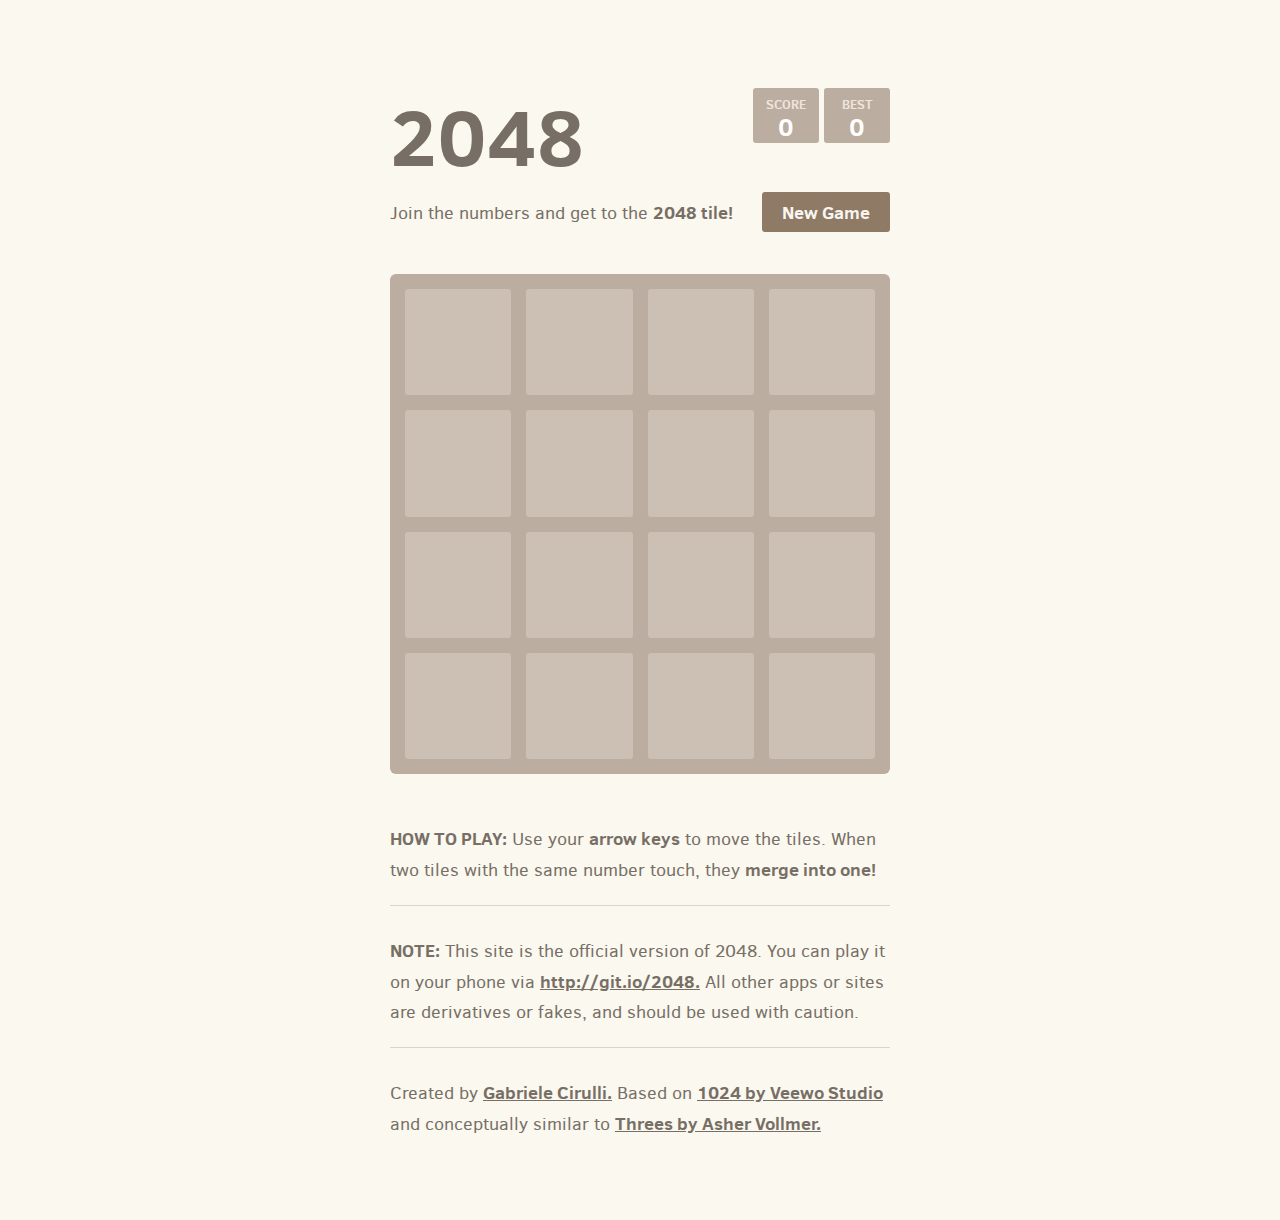
<file: 2048/2048-master/index.html>
<!DOCTYPE html>
<html>
<head>
  <meta charset="utf-8">
  <title>2048</title>

  <link href="style/main.css" rel="stylesheet" type="text/css">
  <link rel="shortcut icon" href="favicon.ico">
  <link rel="apple-touch-icon" href="meta/apple-touch-icon.png">
  <meta name="apple-mobile-web-app-capable" content="yes">

  <meta name="HandheldFriendly" content="True">
  <meta name="MobileOptimized" content="320">
  <meta name="viewport" content="width=device-width, target-densitydpi=160dpi, initial-scale=1.0, maximum-scale=1, user-scalable=no, minimal-ui">
</head>
<body>
  <div class="container">
    <div class="heading">
      <h1 class="title">2048</h1>
      <div class="scores-container">
        <div class="score-container">0</div>
        <div class="best-container">0</div>
      </div>
    </div>

    <div class="above-game">
      <p class="game-intro">Join the numbers and get to the <strong>2048 tile!</strong></p>
      <a class="restart-button">New Game</a>
    </div>

    <div class="game-container">
      <div class="game-message">
        <p></p>
        <div class="lower">
	        <a class="keep-playing-button">Keep going</a>
          <a class="retry-button">Try again</a>
        </div>
      </div>

      <div class="grid-container">
        <div class="grid-row">
          <div class="grid-cell"></div>
          <div class="grid-cell"></div>
          <div class="grid-cell"></div>
          <div class="grid-cell"></div>
        </div>
        <div class="grid-row">
          <div class="grid-cell"></div>
          <div class="grid-cell"></div>
          <div class="grid-cell"></div>
          <div class="grid-cell"></div>
        </div>
        <div class="grid-row">
          <div class="grid-cell"></div>
          <div class="grid-cell"></div>
          <div class="grid-cell"></div>
          <div class="grid-cell"></div>
        </div>
        <div class="grid-row">
          <div class="grid-cell"></div>
          <div class="grid-cell"></div>
          <div class="grid-cell"></div>
          <div class="grid-cell"></div>
        </div>
      </div>

      <div class="tile-container">

      </div>
    </div>

    <p class="game-explanation">
      <strong class="important">How to play:</strong> Use your <strong>arrow keys</strong> to move the tiles. When two tiles with the same number touch, they <strong>merge into one!</strong>
    </p>
    <hr>
    <p>
    <strong class="important">Note:</strong> This site is the official version of 2048. You can play it on your phone via <a href="http://git.io/2048">http://git.io/2048.</a> All other apps or sites are derivatives or fakes, and should be used with caution.
    </p>
    <hr>
    <p>
    Created by <a href="http://gabrielecirulli.com" target="_blank">Gabriele Cirulli.</a> Based on <a href="https://itunes.apple.com/us/app/1024!/id823499224" target="_blank">1024 by Veewo Studio</a> and conceptually similar to <a href="http://asherv.com/threes/" target="_blank">Threes by Asher Vollmer.</a>
    </p>
  </div>

<!--   <script src="js/bind_polyfill.js"></script>
  <script src="js/classlist_polyfill.js"></script>
  <script src="js/animframe_polyfill.js"></script>
  <script src="js/keyboard_input_manager.js"></script>
  <script src="js/html_actuator.js"></script>
  <script src="js/grid.js"></script>
  <script src="js/tile.js"></script>
  <script src="js/local_storage_manager.js"></script>
  <script src="js/game_manager.js"></script>
  <script src="js/application.js"></script>
 --></body>
</html>
</file>
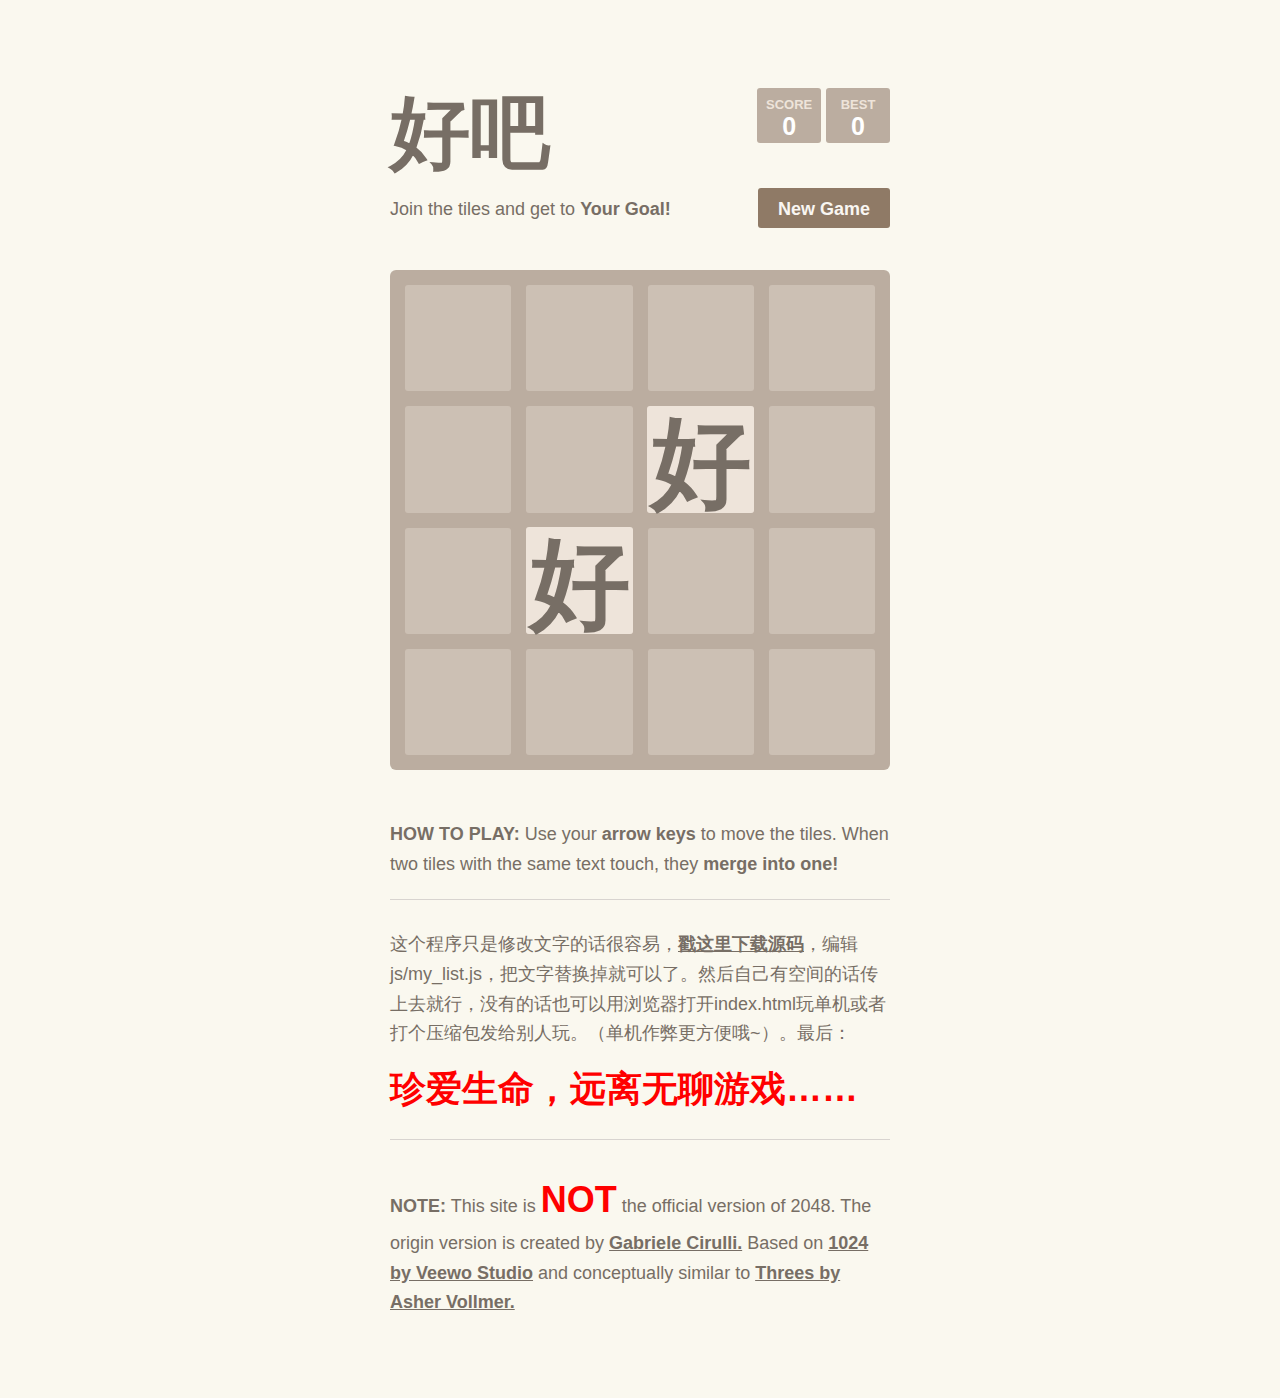
<file: 2048/alternative/index.html>
<!DOCTYPE html>
<html>
<head>
  <meta charset="utf-8">
  <title>2048</title>
  <link href="style/main.css" rel="stylesheet" type="text/css">
  <link rel="shortcut icon" href="favicon.ico">
  <link rel="apple-touch-icon" href="meta/apple-touch-icon.png">
  <meta name="apple-mobile-web-app-capable" content="yes">
</head>
<body>
  <div class="container">
    <div class="heading">
      <h1 class="title">好吧</h1>
      <div class="scores-container">
        <div class="score-container">0</div>
        <div class="best-container">0</div>
      </div>
    </div>

    <div class="above-game">
      <p class="game-intro">Join the tiles and get to <strong>Your Goal!</strong></p>
      <a class="restart-button">New Game</a>
    </div>

    <div class="game-container">
      <div class="game-message">
        <p></p>
        <div class="lower">
          <a class="keep-playing-button">Keep going</a>
          <a class="retry-button">Try again</a>
        </div>
      </div>

      <div class="grid-container">
        <div class="grid-row">
          <div class="grid-cell"></div>
          <div class="grid-cell"></div>
          <div class="grid-cell"></div>
          <div class="grid-cell"></div>
        </div>
        <div class="grid-row">
          <div class="grid-cell"></div>
          <div class="grid-cell"></div>
          <div class="grid-cell"></div>
          <div class="grid-cell"></div>
        </div>
        <div class="grid-row">
          <div class="grid-cell"></div>
          <div class="grid-cell"></div>
          <div class="grid-cell"></div>
          <div class="grid-cell"></div>
        </div>
        <div class="grid-row">
          <div class="grid-cell"></div>
          <div class="grid-cell"></div>
          <div class="grid-cell"></div>
          <div class="grid-cell"></div>
        </div>
      </div>

      <div class="tile-container">
      </div>
    </div>

    <p class="game-explanation">
      <strong class="important">How to play:</strong> Use your <strong>arrow keys</strong> to move the tiles. When two tiles with the same text touch, they <strong>merge into one!</strong>
    </p>
    <hr>
    <p>
    这个程序只是修改文字的话很容易，<a href="2048-master.zip" target="_blank">戳这里下载源码</a>，编辑js/my_list.js，把文字替换掉就可以了。然后自己有空间的话传上去就行，没有的话也可以用浏览器打开index.html玩单机或者打个压缩包发给别人玩。（单机作弊更方便哦~）。最后：
    </p>
    <p style="font-size:36px;color:red;font-weight:bold;">珍爱生命，远离无聊游戏……</p>
    <hr>
    <p>
    <strong class="important">Note:</strong> This site is <span style="font-size:36px;color:red;font-weight:bold;">NOT</span> the official version of 2048. The origin version is created by <a href="http://gabrielecirulli.com" target="_blank">Gabriele Cirulli.</a> Based on <a href="https://itunes.apple.com/us/app/1024!/id823499224" target="_blank">1024 by Veewo Studio</a> and conceptually similar to <a href="http://asherv.com/threes/" target="_blank">Threes by Asher Vollmer.</a>
    </p>
  </div>

  <script src="js/my_list.js"></script>
  <script src="js/bind_polyfill.js"></script>
  <script src="js/classlist_polyfill.js"></script>
  <script src="js/animframe_polyfill.js"></script>
  <script src="js/keyboard_input_manager.js"></script>
  <script src="js/html_actuator.js"></script>
  <script src="js/grid.js"></script>
  <script src="js/tile.js"></script>
  <script src="js/local_storage_manager.js"></script>
  <script src="js/game_manager.js"></script>
  <script src="js/application.js"></script>
</body>
</html>
</file>
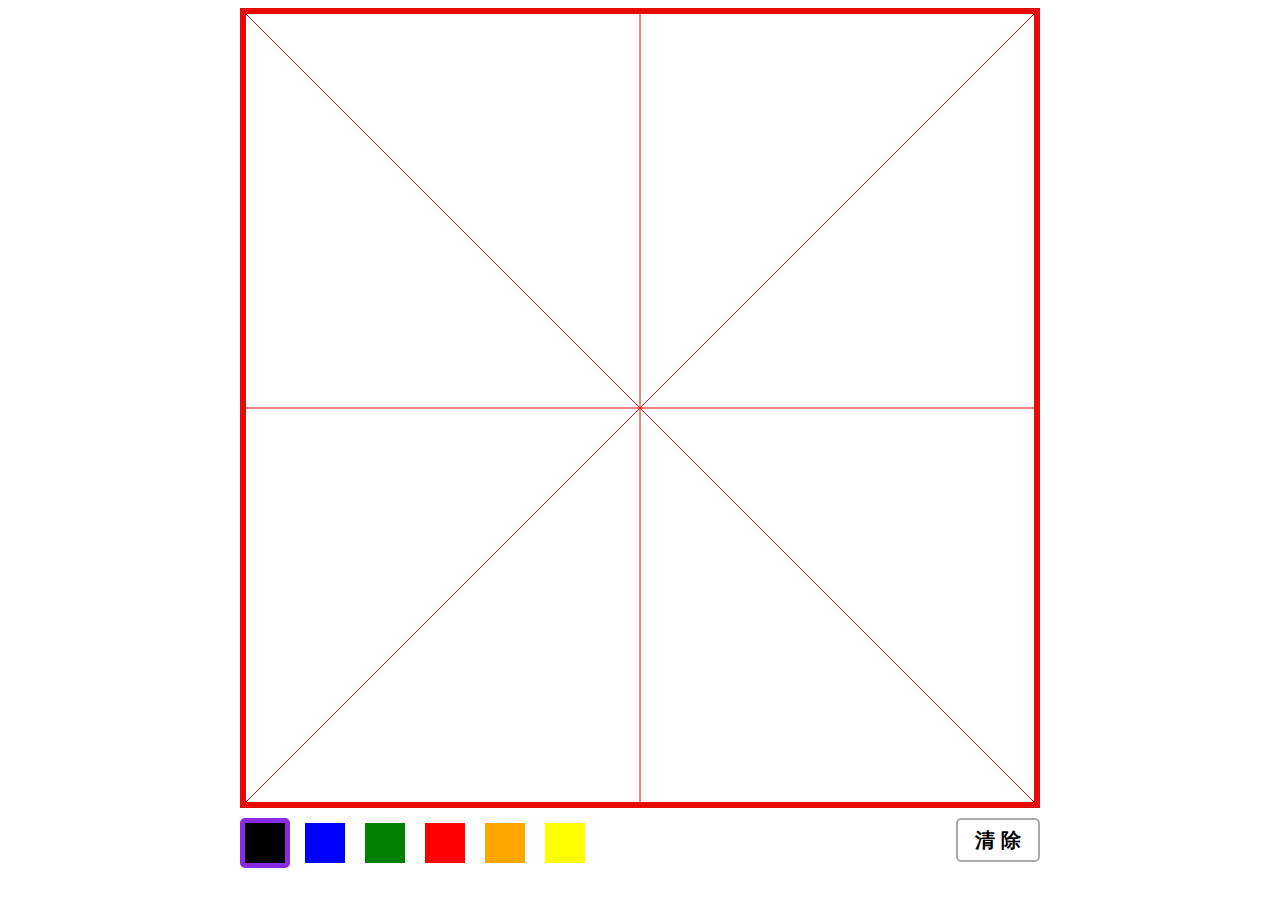
<file: canvasWrite/handwriting-course/index.html>
<!DOCTYPE html>
<html>
<head lang="en">
    <meta charset="UTF-8">
    <title>慕课网 - 学写一个字</title>
    <script src="jquery-2.1.3.min.js" type="text/javascript"></script>
    <link href="handwriting.css" rel="stylesheet" type="text/css"/>
    <meta name="viewport"
          content=" height = device-height,
                    width = device-width,
                    initial-scale = 1.0,
                    minimum-scale = 1.0,
                    maximum-scale = 1.0,
                    user-scalable = no"/>
</head>
<body>

    <canvas id="canvas">
        您的浏览器不支持canvas
    </canvas>
    <div id="controller">
        <div id="black_btn" class="color_btn color_btn_selected"></div>
        <div id="blue_btn" class="color_btn"></div>
        <div id="green_btn" class="color_btn"></div>
        <div id="red_btn" class="color_btn"></div>
        <div id="orange_btn" class="color_btn"></div>
        <div id="yellow_btn" class="color_btn"></div>

        <div id="clear_btn" class="op_btn">清 除</div>
        <div class="clearfix"></div>
    </div>

    <script src = "handwriting.js"></script>
</body>
</html>
</file>
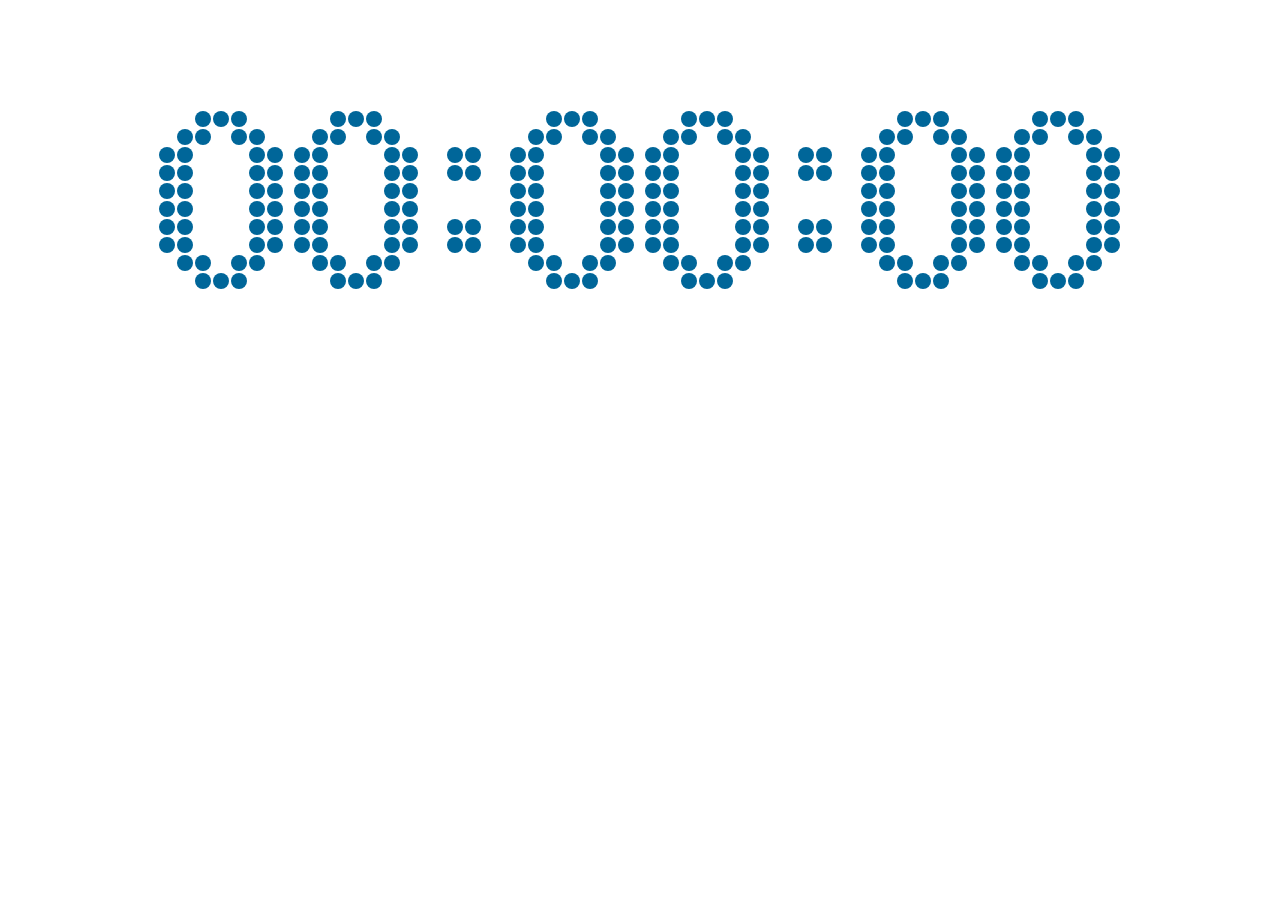
<file: canvas倒计时/canvas-course/index.html>
<!DOCTYPE html>
<html>
<head lang="en">
    <meta charset="UTF-8">
    <title></title>
</head>
<body>
    <canvas id="canvas" style="display:block;margin:50px auto;">
        当前浏览器不支持Canvas，请更换浏览器后再试
    </canvas>

    <script src="./digit.js"></script>
    <script src="./countdown.js"></script>
</body>
</html>
</file>
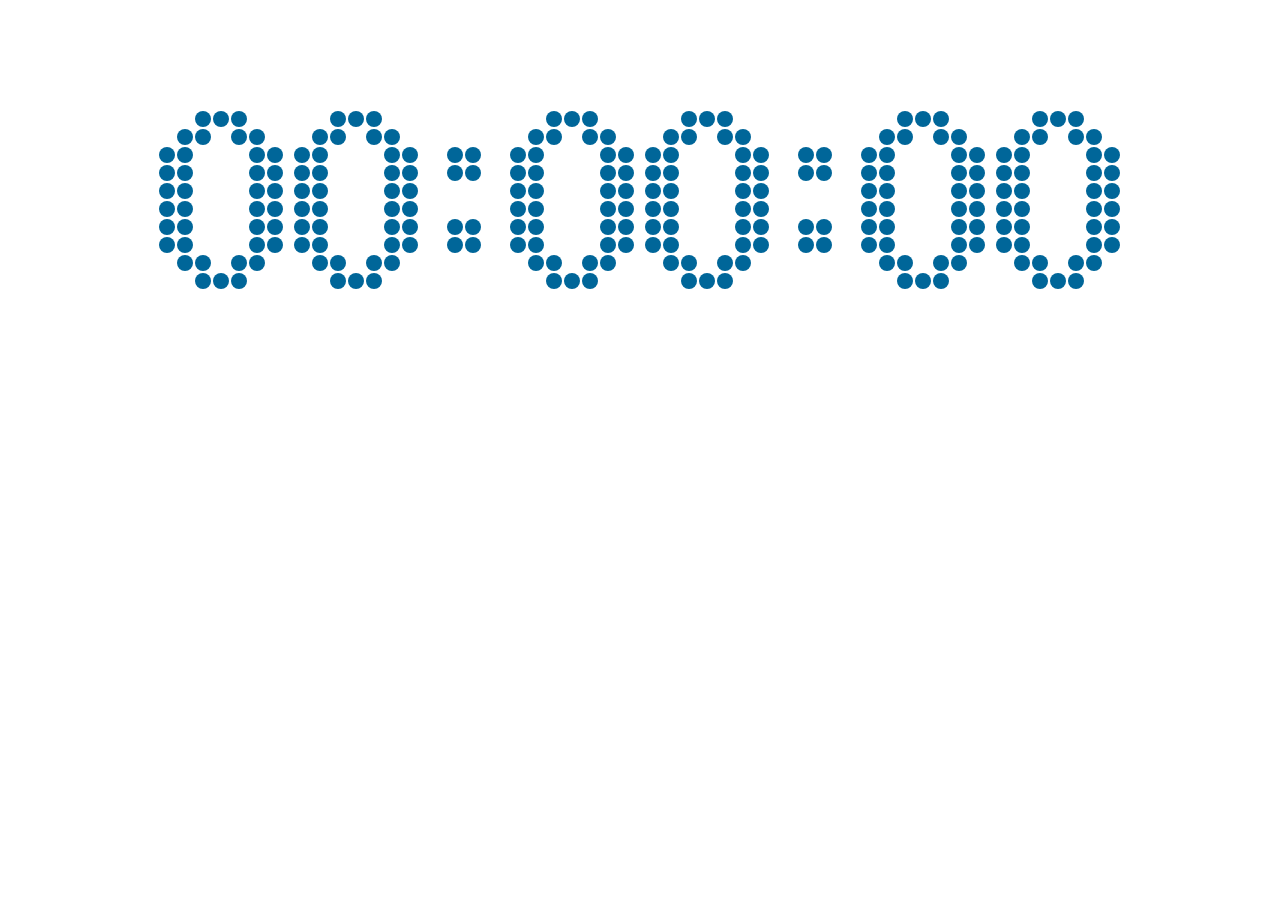
<file: 新建文件夹/canvas-course/index.html>
<!DOCTYPE html>
<html>
<head lang="en">
    <meta charset="UTF-8">
    <title></title>
</head>
<body>
    <canvas id="canvas" style="display:block;margin:50px auto;">
        当前浏览器不支持Canvas，请更换浏览器后再试
    </canvas>

    <script src="digit.js"></script>
    <script src="countdown.js"></script>
</body>
</html>
</file>
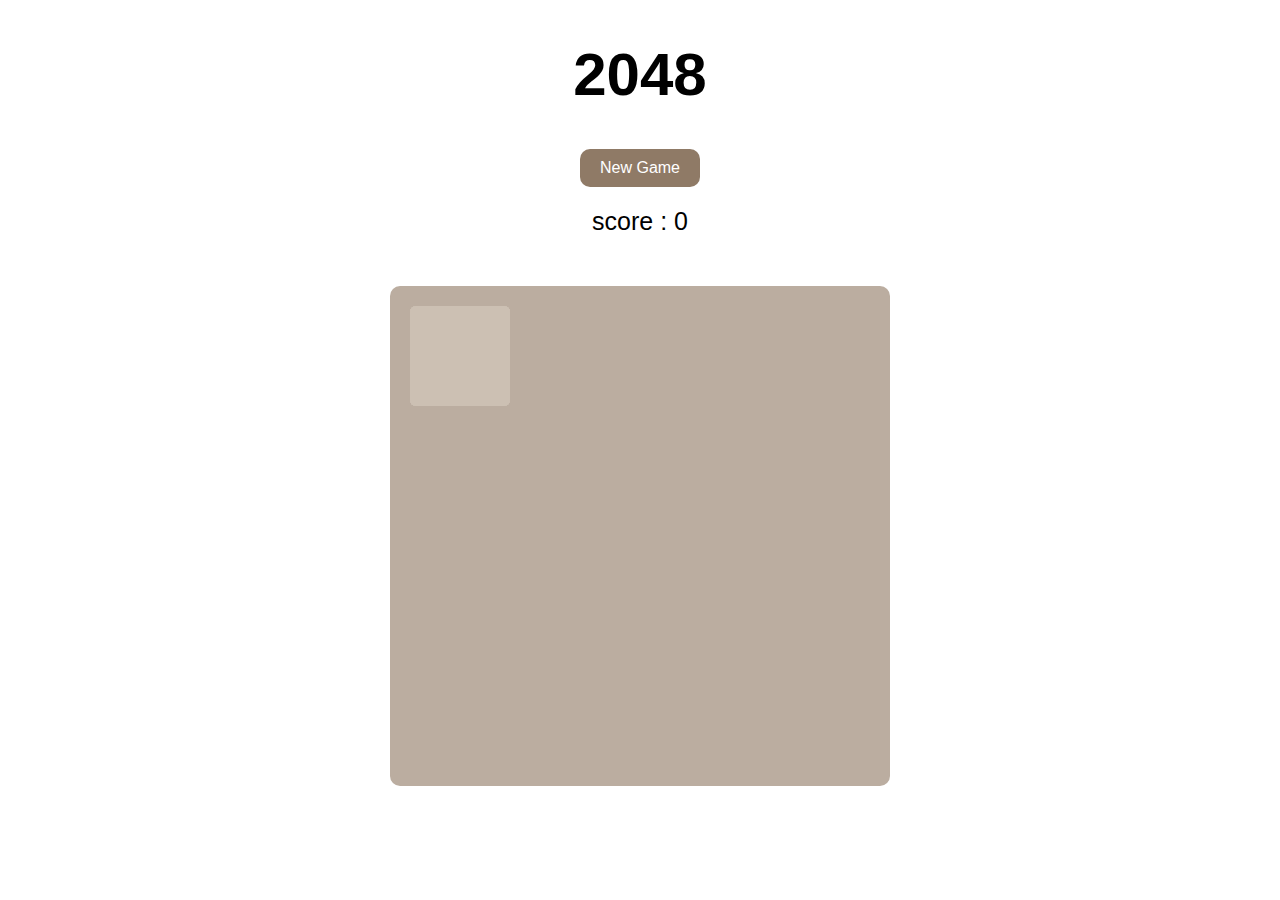
<file: 2048Game/2048/muke-2048/index.html>
<!DOCTYPE html>
<html>
<head>
    <title>2048</title>
    <link rel="stylesheet" type="text/css" href="2048.css" />

    <script type="text/javascript" src="http://libs.baidu.com/jquery/1.9.0/jquery.min.js"></script>
    <script type="text/javascript" src="support2048.js"></script>
    <script type="text/javascript" src="showanimation2048.js"></script>
    <script type="text/javascript" src="main2048.js"></script>
</head>
<body>
    <header>
        <h1>2048</h1>
        <a href="javascript:newgame();" id="newgamebutton">New Game</a>
        <p>score : <span id="score">0</span></p>
    </header>

    <div id="grid-container">
        <div class="grid-cell" id="grid-cell-0-0"></div>
        <div class="grid-cell" id="grid-cell-0-1"></div>
        <div class="grid-cell" id="grid-cell-0-2"></div>
        <div class="grid-cell" id="grid-cell-0-3"></div>

        <div class="grid-cell" id="grid-cell-1-0"></div>
        <div class="grid-cell" id="grid-cell-1-1"></div>
        <div class="grid-cell" id="grid-cell-1-2"></div>
        <div class="grid-cell" id="grid-cell-1-3"></div>

        <div class="grid-cell" id="grid-cell-2-0"></div>
        <div class="grid-cell" id="grid-cell-2-1"></div>
        <div class="grid-cell" id="grid-cell-2-2"></div>
        <div class="grid-cell" id="grid-cell-2-3"></div>

        <div class="grid-cell" id="grid-cell-3-0"></div>
        <div class="grid-cell" id="grid-cell-3-1"></div>
        <div class="grid-cell" id="grid-cell-3-2"></div>
        <div class="grid-cell" id="grid-cell-3-3"></div>
    </div>
</body>
</html>
</file>
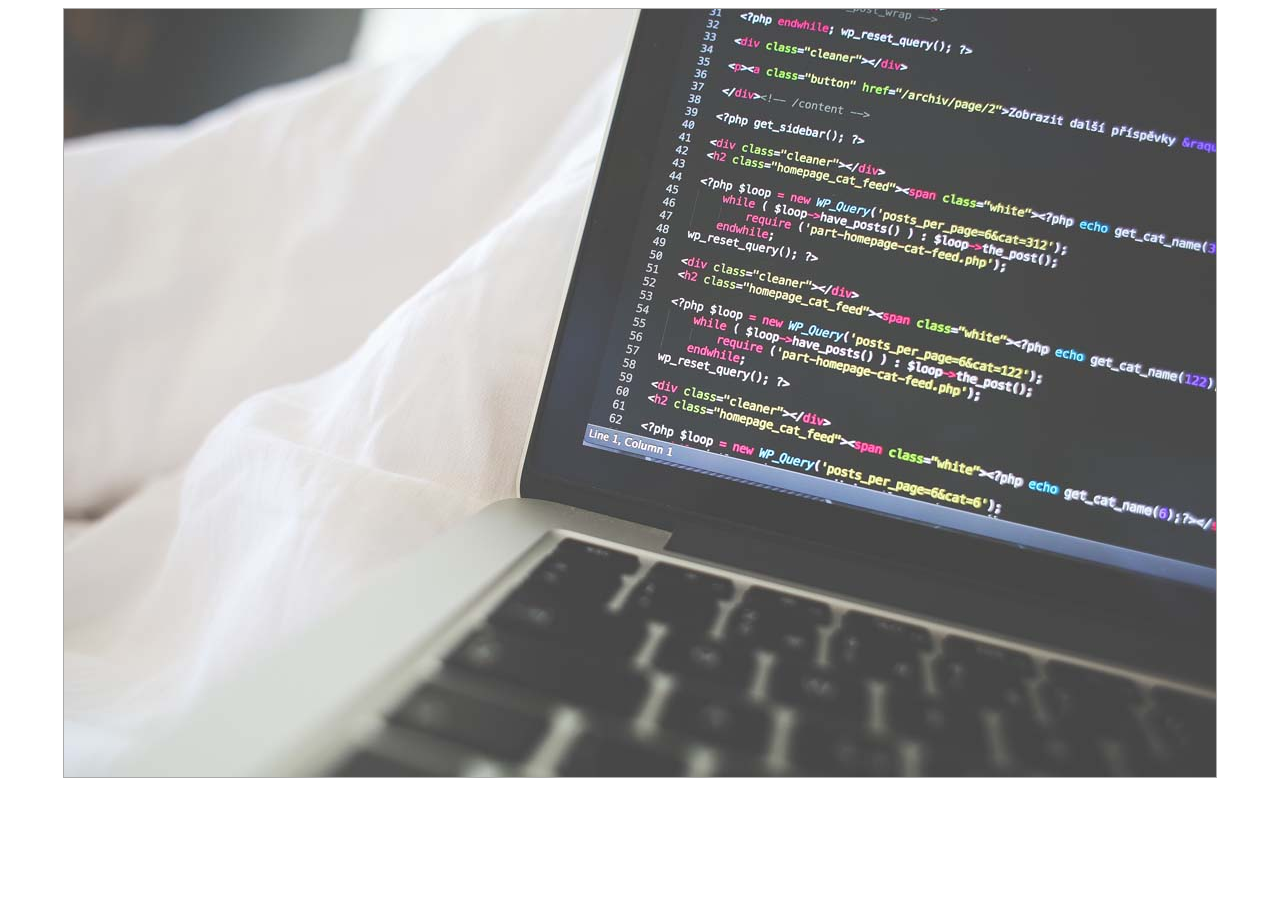
<file: canvas图像缩放/canvas-image/01-image-basic/index.html>
﻿<!DOCTYPE html>
<html>
<head lang="en">
    <meta charset="UTF-8">
    <title></title>
</head>
<body>

    <canvas id="canvas" style="display:block;margin:0 auto;border:1px solid #aaa;">
    您的浏览器尚不支持canvas
    </canvas>

    <script>
        var canvas = document.getElementById("canvas")
        var context = canvas.getContext("2d")
        var image = new Image()

        window.onload = function(){

            canvas.width = 1152
            canvas.height = 768

            image.src = "img.jpg"
            image.onload = function(){
                context.drawImage( image , 0 , 0 )
            }


        }

    </script>
</body>
</html>
</file>
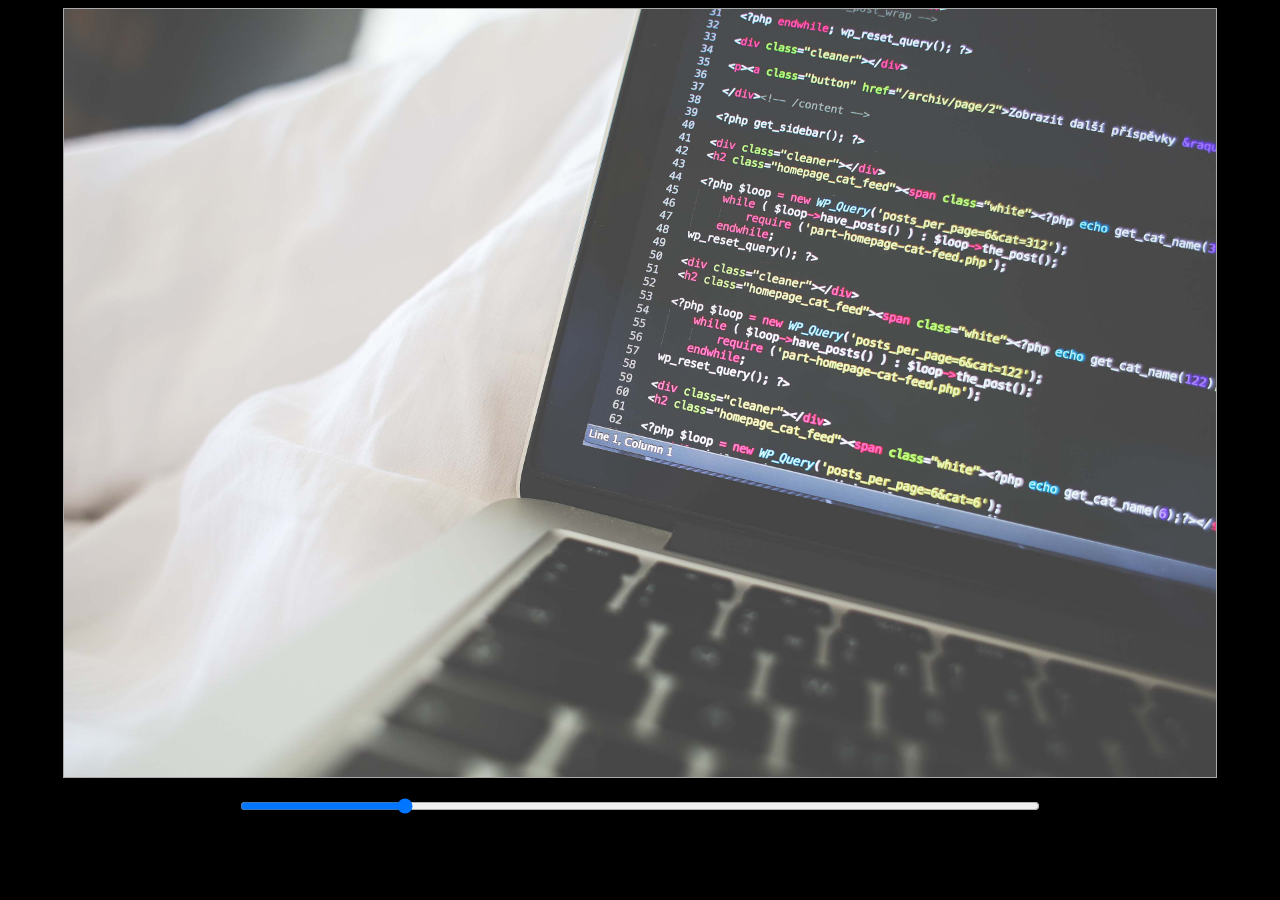
<file: canvas图像缩放/canvas-image/02-image-scale/index.html>
﻿<!DOCTYPE html>
<html>
<head lang="en">
    <meta charset="UTF-8">
    <title></title>
</head>
<body style="background: black;">

    <canvas id="canvas" style="display:block;margin:0 auto;border:1px solid #aaa;">
    您的浏览器尚不支持canvas
    </canvas>
    <input type="range" id="scale-range" min="0.5" max="3.0" step="0.01" value="1.0" style="display:block;margin:20px auto;width:800px"/>

    <script>
        var canvas = document.getElementById("canvas")
        var context = canvas.getContext("2d")
        var slider = document.getElementById("scale-range")
        var image = new Image()

        window.onload = function(){

            canvas.width = 1152
            canvas.height = 768

            var scale = slider.value
            image.src = "img-lg.jpg"
            image.onload = function(){
                drawImageByScale( scale )

//                slider.onchange = function(){
//                    scale = slider.value
//                    drawImage( image , scale )
//                }

                slider.onmousemove = function(){
                    scale = slider.value
                    drawImageByScale( scale )
                }
            }


        }

        function drawImageByScale( scale ){

            var imageWidth = 1152 * scale
            var imageHeight = 768 * scale

            //var sx = imageWidth / 2 - canvas.width / 2
            //var sy = imageHeight / 2 - canvas.height / 2

            //context.drawImage( image , sx , sy , canvas.width , canvas.height , 0 , 0 , canvas.width , canvas.height )
            x = canvas.width /2 - imageWidth / 2
            y = canvas.height / 2 - imageHeight / 2

            context.clearRect( 0 , 0 , canvas.width , canvas.height )
            context.drawImage( image , x , y , imageWidth , imageHeight )
        }


    </script>
</body>
</html>
</file>
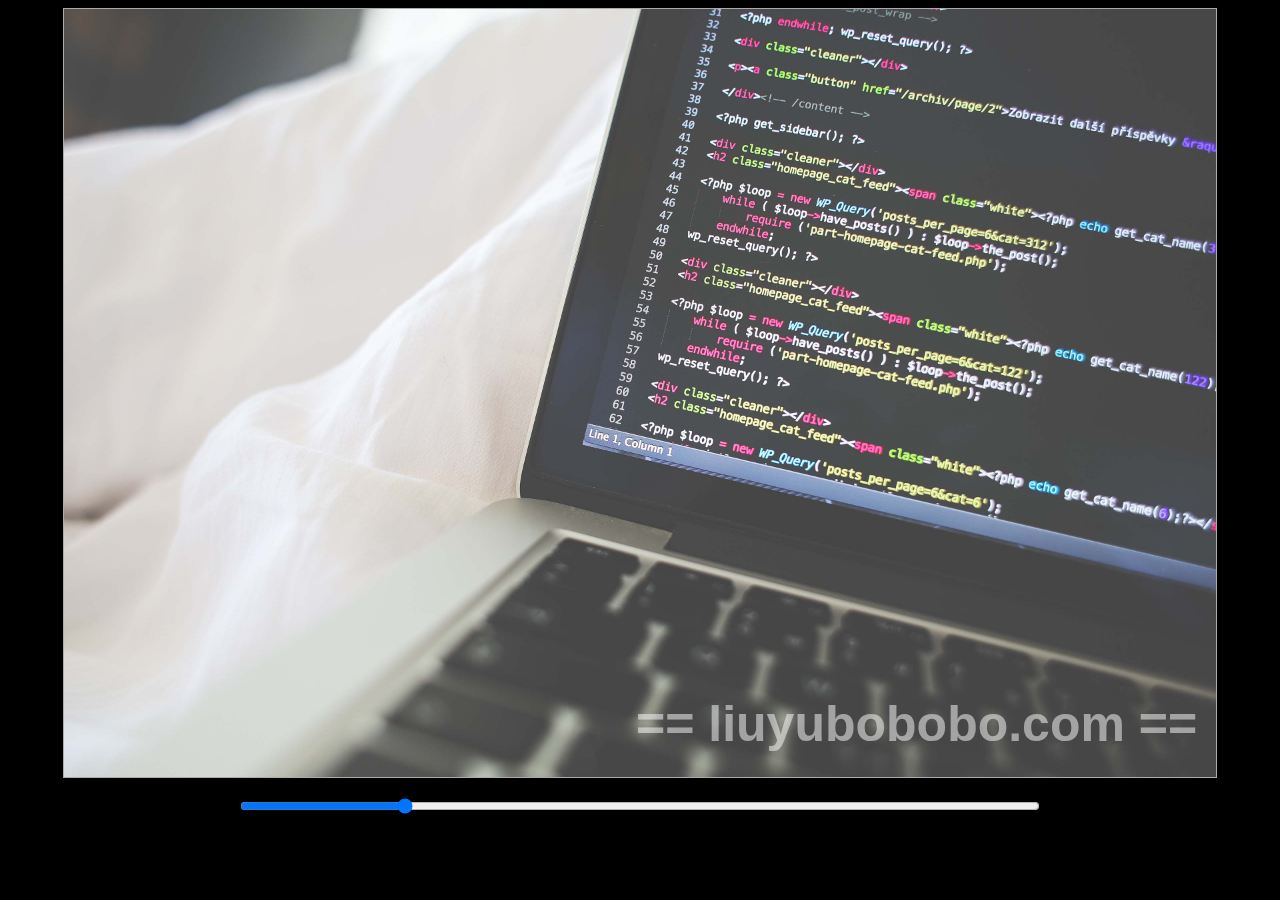
<file: canvas图像缩放/canvas-image/03-image-watermark/index.html>
<!DOCTYPE html>
<html>
<head lang="en">
    <meta charset="UTF-8">
    <title></title>
</head>
<body style="background: black;">

    <canvas id="canvas" style="display:block;margin:0 auto;border:1px solid #aaa;">
        您的浏览器尚不支持canvas
    </canvas>
    <input type="range" id="scale-range" min="0.5" max="3.0" step="0.01" value="1.0" style="display:block;margin:20px auto;width:800px"/>

    <canvas id="watermark-canvas" style="display:none;margin:0 auto;border:1px solid #aaa;">
        您的浏览器尚不支持canvas
    </canvas>

    <script>
        var canvas = document.getElementById("canvas")
        var context = canvas.getContext("2d")
        var slider = document.getElementById("scale-range")

        var watermarkCanvas = document.getElementById("watermark-canvas")
        var watermarkContext = watermarkCanvas.getContext("2d")

        window.onload = function(){

            canvas.width = 1152
            canvas.height = 768

            var image = new Image()
            var scale = 1.0
            image.src = "img-lg.jpg"
            image.onload = function(){
                drawImage( image , scale )

                slider.onmousemove = function(){
                    scale = slider.value
                    drawImage( image , scale )
                }
            }

            //setup watermark canvas
            watermarkCanvas.width = 600
            watermarkCanvas.height = 100

            watermarkContext.font = "bold 50px Arial"
            watermarkContext.lineWidth = "1"
            watermarkContext.fillStyle = "rgba( 255 , 255 , 255 , 0.5 )"
            watermarkContext.textBaseline = "middle";
            watermarkContext.fillText( "== liuyubobobo.com ==" , 20 , 50 )
        }

        function drawImage( image , scale ){

            imageWidth = 1152 * scale
            imageHeight = 768 * scale
            x = canvas.width /2 - imageWidth / 2
            y = canvas.height / 2 - imageHeight / 2

            context.clearRect( 0 , 0 , canvas.width , canvas.height )
            context.drawImage( image , x , y , imageWidth , imageHeight )
            context.drawImage( watermarkCanvas , canvas.width - watermarkCanvas.width ,
                                                  canvas.height - watermarkCanvas.height )
        }


    </script>
</body>
</html>
</file>
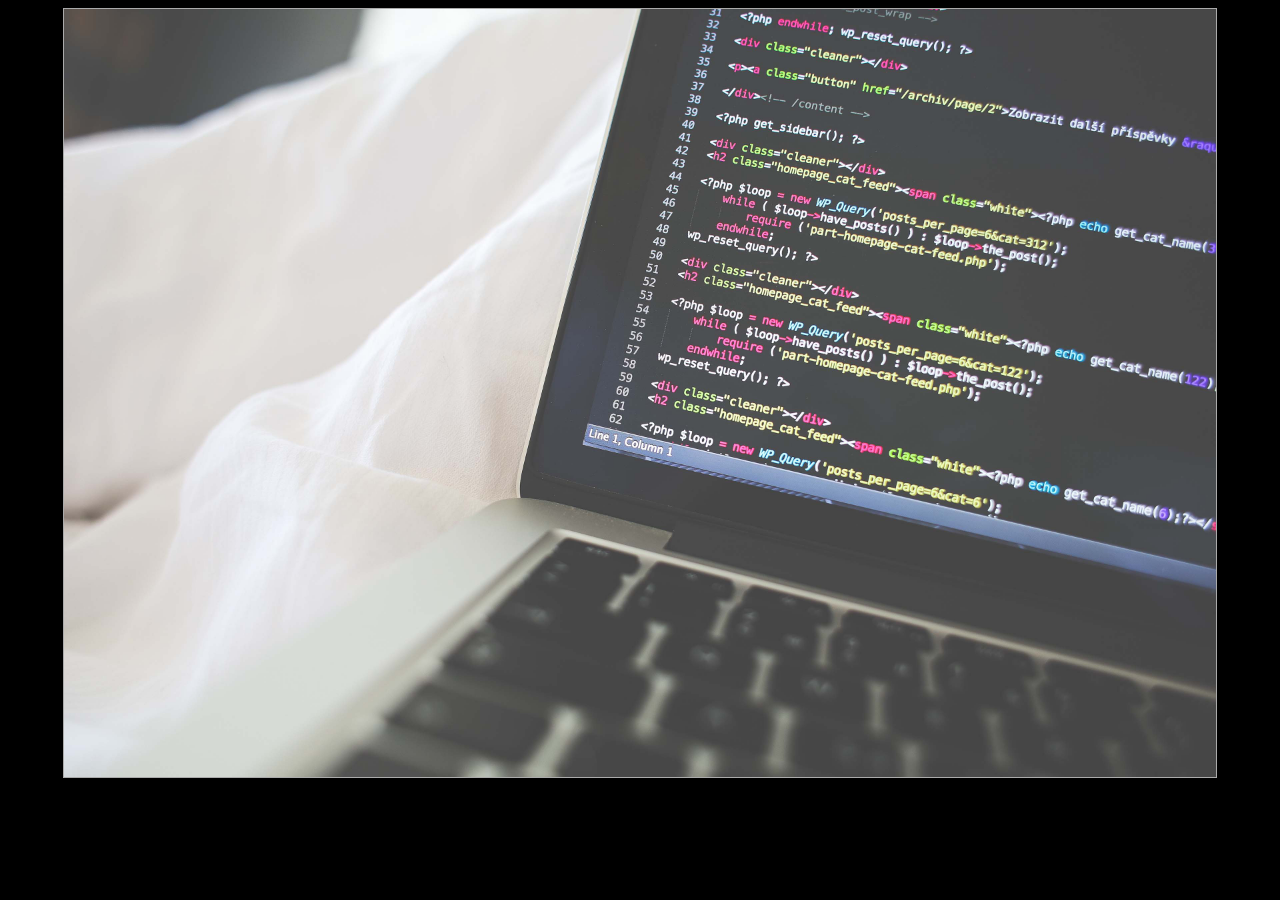
<file: canvas图像缩放/canvas-image/04-image-magnifier/index.html>
﻿<!DOCTYPE html>
<html>
<head lang="en">
    <meta charset="UTF-8">
    <title></title>
</head>
<body style="background: black;">

    <canvas id="canvas" style="display:block;margin:0 auto;border:1px solid #aaa;">
        您的浏览器尚不支持canvas
    </canvas>

    <canvas id="offCanvas" style="display: none">
    </canvas>

    <script>
        var canvas = document.getElementById("canvas")
        var context = canvas.getContext("2d")

        var offCanvas = document.getElementById("offCanvas")
        var offContext = offCanvas.getContext("2d")

        var image = new Image()
        var isMouseDown = false
        var scale

        window.onload = function(){

            canvas.width = 1152
            canvas.height = 768

            image.src = "img-lg.jpg"
            image.onload = function(){

                offCanvas.width = image.width
                offCanvas.height = image.height
                scale = offCanvas.width / canvas.width

                context.drawImage( image , 0 , 0 , canvas.width , canvas.height )
                offContext.drawImage( image , 0 , 0 )
            }
        }

        function windowToCanvas( x , y ){
            var bbox = canvas.getBoundingClientRect()
            return {x:x-bbox.left , y:y-bbox.top}
        }

        canvas.onmousedown = function(e){
            e.preventDefault()
            isMouseDown = true
            point = windowToCanvas( e.clientX , e.clientY )
            console.log( point.x , point.y )
            drawCanvasWithMagnifier( true , point )
        }

        canvas.onmouseup = function(e){
            e.preventDefault()
            isMouseDown = false
            drawCanvasWithMagnifier( false )
        }

        canvas.onmouseout = function(e){
            e.preventDefault()
            isMouseDown = false
            drawCanvasWithMagnifier( false )
        }

        canvas.onmousemove = function(e){
            e.preventDefault()
            if( isMouseDown == true ){
                point = windowToCanvas( e.clientX , e.clientY )
                console.log( point.x , point.y )
                drawCanvasWithMagnifier( true , point )
            }
        }

        function drawCanvasWithMagnifier( isShowMagnifier , point ){

            context.clearRect( 0 , 0 , canvas.width , canvas.height )
            context.drawImage( image , 0 , 0 , canvas.width , canvas.height )
            if( isShowMagnifier == true ){
                drawMagnifier( point )
            }
        }

        function drawMagnifier( point ){

            var mr = 200

            var imageLG_cx = point.x * scale
            var imageLG_cy = point.y * scale

            var sx = imageLG_cx - mr
            var sy = imageLG_cy - mr

            var dx = point.x - mr
            var dy = point.y - mr

            context.save()

            context.lineWidth = 10.0
            context.strokeStyle = "#069"

            context.beginPath()
            context.arc( point.x , point.y , mr , 0 , Math.PI*2 , false )
            context.stroke()
            context.clip()
            context.drawImage( offCanvas , sx , sy , 2*mr , 2*mr , dx , dy , 2*mr , 2*mr )
            context.restore()
        }

    </script>
</body>
</html>
</file>
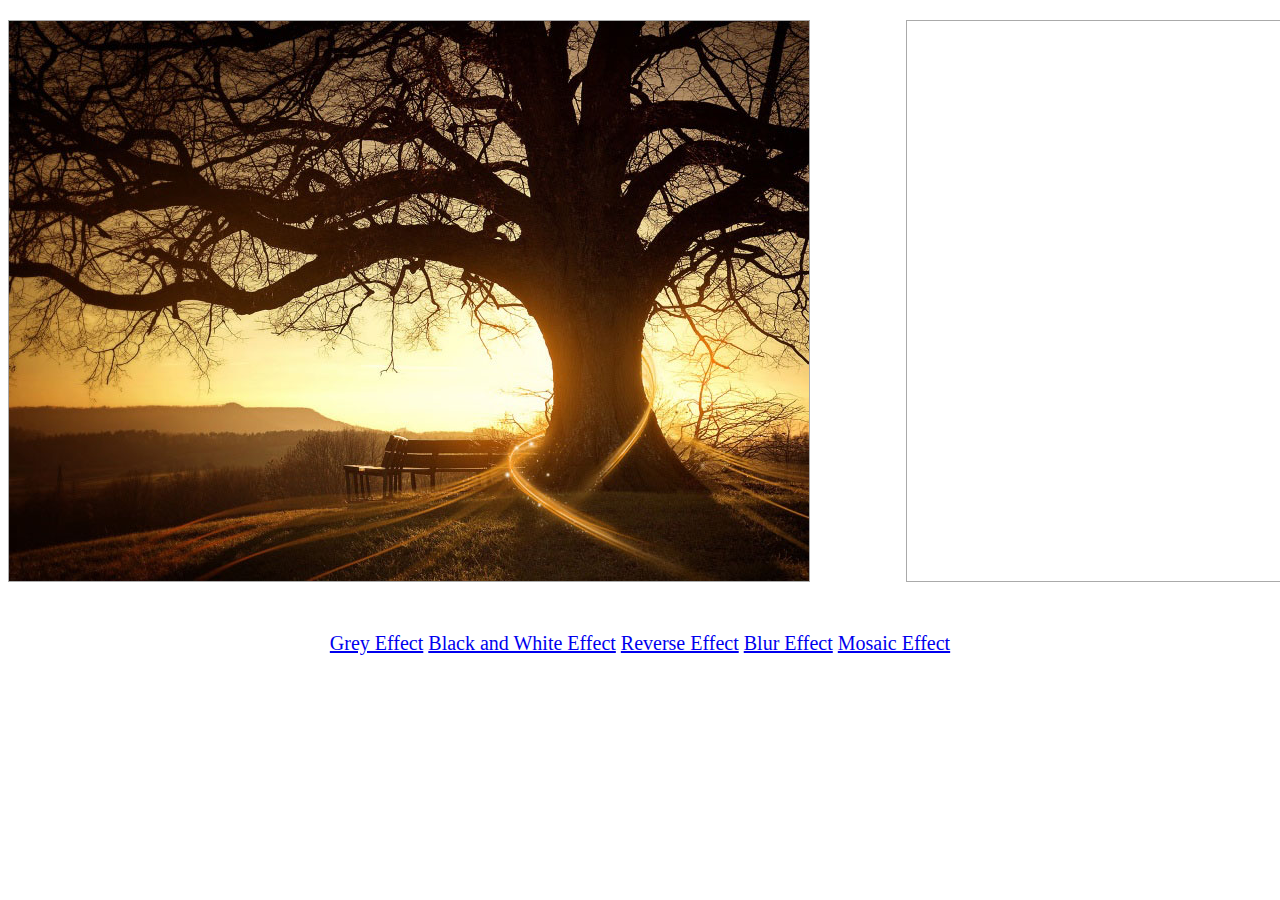
<file: canvas图像缩放/canvas-image/05-image-filter/index.html>
﻿<!DOCTYPE html>
<html>
<head lang="en">
    <meta charset="UTF-8">
    <title></title>
</head>
<body>

    <div style="margin: 20px auto; width:1700px;">
        <canvas id="canvasa" width="800" height="560" style="display:block;float:left;border:1px solid #aaa;">
        </canvas>

        <canvas id="canvasb" width="800" height="560" style="display:block;float:right;border:1px solid #aaa;">
        </canvas>
    </div>
    <div style="clear: both"></div>

    <div style="text-align: center; margin-top:50px;font-size:20px;">
        <a href = "javascript:greyEffect()" >Grey Effect</a>
        <a href = "javascript:blackEffect()" >Black and White Effect</a>
        <a href = "javascript:reverseEffect()" >Reverse Effect</a>
        <a href = "javascript:blurEffect()" >Blur Effect</a>
        <a href = "javascript:mosaicEffect()" >Mosaic Effect</a>
    </div>
    <script>
        var canvasa = document.getElementById("canvasa")
        var contexta = canvasa.getContext("2d")

        var canvasb = document.getElementById("canvasb")
        var contextb = canvasb.getContext("2d")

        var image = new Image()

        window.onload = function(){

            image.src = "autumn.jpg"
            image.onload = function(){

                contexta.drawImage( image , 0 , 0 , canvasa.width , canvasa.height )
            }
        }

        function greyEffect(){

            var imageData = contexta.getImageData( 0 , 0 , canvasa.width , canvasa.height )
            var pixelData = imageData.data
            for( var i = 0 ; i < canvasb.width * canvasb.height ; i ++ ){

                var r = pixelData[i*4+0]
                var g = pixelData[i*4+1]
                var b = pixelData[i*4+2]

                var grey = r*0.3+g*0.59+b*0.11

                pixelData[i*4+0] = grey
                pixelData[i*4+1] = grey
                pixelData[i*4+2] = grey
            }

            contextb.putImageData( imageData , 0 , 0 , 0 , 0 , canvasb.width , canvasb.height )
            context.putImageData()
        }

        function blackEffect(){

            var imageData = contexta.getImageData( 0 , 0 , canvasa.width , canvasa.height )
            var pixelData = imageData.data
            for( var i = 0 ; i < canvasb.width * canvasb.height ; i ++ ){

                var r = pixelData[i*4+0]
                var g = pixelData[i*4+1]
                var b = pixelData[i*4+2]

                var grey = r*0.3+g*0.59+b*0.11
                if(grey > 125){
                    pv = 255
                }
                else{
                    pv = 0
                }

                pixelData[i*4+0] = pv
                pixelData[i*4+1] = pv
                pixelData[i*4+2] = pv
            }

            contextb.putImageData( imageData , 0 , 0 , 0 , 0 , canvasa.width , canvasa.height )
        }

        function reverseEffect(){

            var imageData = contexta.getImageData( 0 , 0 , canvasa.width , canvasa.height )
            var pixelData = imageData.data
            for( var i = 0 ; i < canvasb.width * canvasb.height ; i ++ ){

                var r = pixelData[i*4+0]
                var g = pixelData[i*4+1]
                var b = pixelData[i*4+2]

                pixelData[i*4+0] = 255 - r
                pixelData[i*4+1] = 255 - g
                pixelData[i*4+2] = 255 - b
            }

            contextb.putImageData( imageData , 0 , 0 , 0 , 0 , canvasb.width , canvasb.height )
        }

        function blurEffect(){

            var tmpImageData = contexta.getImageData( 0 , 0 , canvasa.width , canvasa.height )
            var tmpPixelData = tmpImageData.data

            var imageData = contexta.getImageData( 0 , 0 , canvasa.width , canvasa.height )
            var pixelData = imageData.data

            var blurR = 3
            var totalnum = (2*blurR + 1)*(2*blurR + 1)

            for( var i = blurR ; i < canvasb.height - blurR ; i ++ )
                for( var j = blurR ; j < canvasb.width - blurR ; j ++ ){

                    var totalr = 0 , totalg = 0 , totalb = 0
                    for( var dx = -blurR ; dx <= blurR ; dx ++ )
                        for( var dy = -blurR ; dy <= blurR ; dy ++ ){

                            var x = i + dx
                            var y = j + dy

                            var p = x*canvasb.width + y
                            totalr += tmpPixelData[p*4+0]
                            totalg += tmpPixelData[p*4+1]
                            totalb += tmpPixelData[p*4+2]
                        }

                    var p = i*canvasb.width + j
                    pixelData[p*4+0] = totalr / totalnum
                    pixelData[p*4+1] = totalg / totalnum
                    pixelData[p*4+2] = totalb / totalnum
                }

            contextb.putImageData( imageData , 0 , 0 , 0 , 0 , canvasb.width , canvasb.height )
        }

        function mosaicEffect(){

            var tmpImageData = contexta.getImageData( 0 , 0 , canvasa.width , canvasa.height )
            var tmpPixelData = tmpImageData.data

            var imageData = contexta.getImageData( 0 , 0 , canvasa.width , canvasa.height )
            var pixelData = imageData.data

            var size = 16
            var totalnum = size*size
            for( var i = 0 ; i < canvasb.height ; i += size )
                for( var j = 0 ; j < canvasb.width ; j += size ){

                    var totalr = 0 , totalg = 0 , totalb = 0
                    for( var dx = 0 ; dx < size ; dx ++ )
                        for( var dy = 0 ; dy < size ; dy ++ ){

                            var x = i + dx
                            var y = j + dy

                            var p = x*canvasb.width + y
                            totalr += tmpPixelData[p*4+0]
                            totalg += tmpPixelData[p*4+1]
                            totalb += tmpPixelData[p*4+2]
                        }

                    var p = i*canvasb.width+j
                    var resr = totalr / totalnum
                    var resg = totalg / totalnum
                    var resb = totalb / totalnum

                    for( var dx = 0 ; dx < size ; dx ++ )
                        for( var dy = 0 ; dy < size ; dy ++ ){

                            var x = i + dx
                            var y = j + dy

                            var p = x*canvasb.width + y
                            pixelData[p*4+0] = resr
                            pixelData[p*4+1] = resg
                            pixelData[p*4+2] = resb
                        }
            }

            contextb.putImageData( imageData , 0 , 0 , 0 , 0 , canvasb.width, canvasb.height )

        }
    </script>
</body>
</html>
</file>
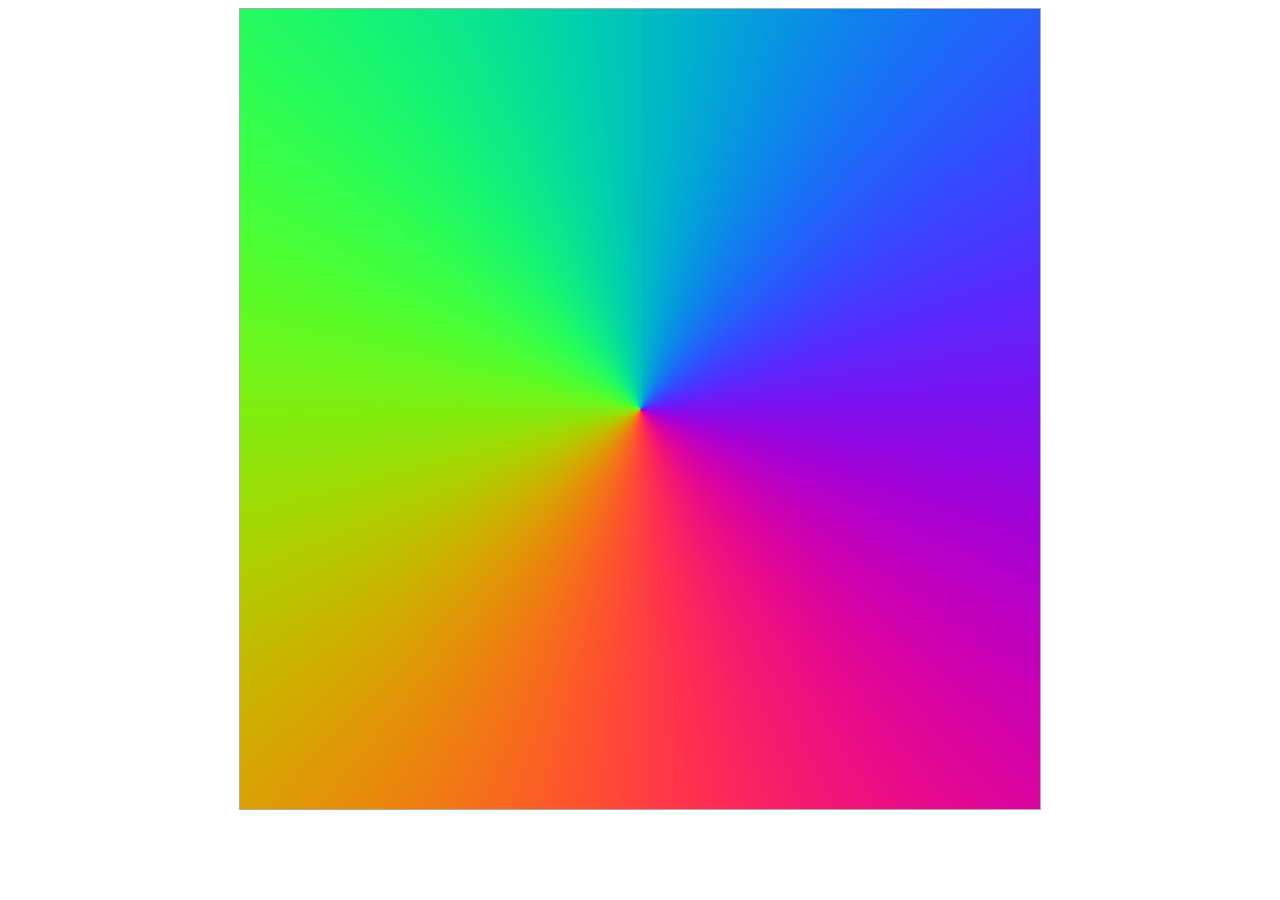
<file: canvas图像缩放/canvas-image/06-image-create/index.html>
<!DOCTYPE html>
<html>
<head lang="en">
    <meta charset="UTF-8">
    <title></title>
</head>
<body>

    <canvas id="canvas" style="display:block;margin:0 auto;border:1px solid #aaa;">
        您的浏览器尚不支持canvas
    </canvas>

    <script>
        var canvas = document.getElementById("canvas")
        var context = canvas.getContext("2d")

        window.onload = function(){

            canvas.width = 800
            canvas.height = 800

            var imageData = context.createImageData( canvas.width , canvas.height )
            var pixelData = imageData.data

            for( var i = 0 ; i < canvas.height ; i ++ )
                for( var j = 0 ; j < canvas.width ; j ++ ){

                    var p = i*canvas.width+j

                    pixelData[4*p+0] = parseInt(Math.pow(Math.cos(Math.atan2(j-400,i-400)/2),2)*255)
                    pixelData[4*p+1] = parseInt(Math.pow(Math.cos(Math.atan2(j-400,i-400)/2-2*Math.acos(-1)/3),2)*255)
                    pixelData[4*p+2] = parseInt(Math.pow(Math.cos(Math.atan2(j-400,i-400)/2+2*Math.acos(-1)/3),2)*255)
                    pixelData[4*p+3] = 255
                }

            context.putImageData( imageData , 0 , 0 , 0 , 0 , canvas.width , canvas.height )
        }
    </script>
</body>
</html>
</file>
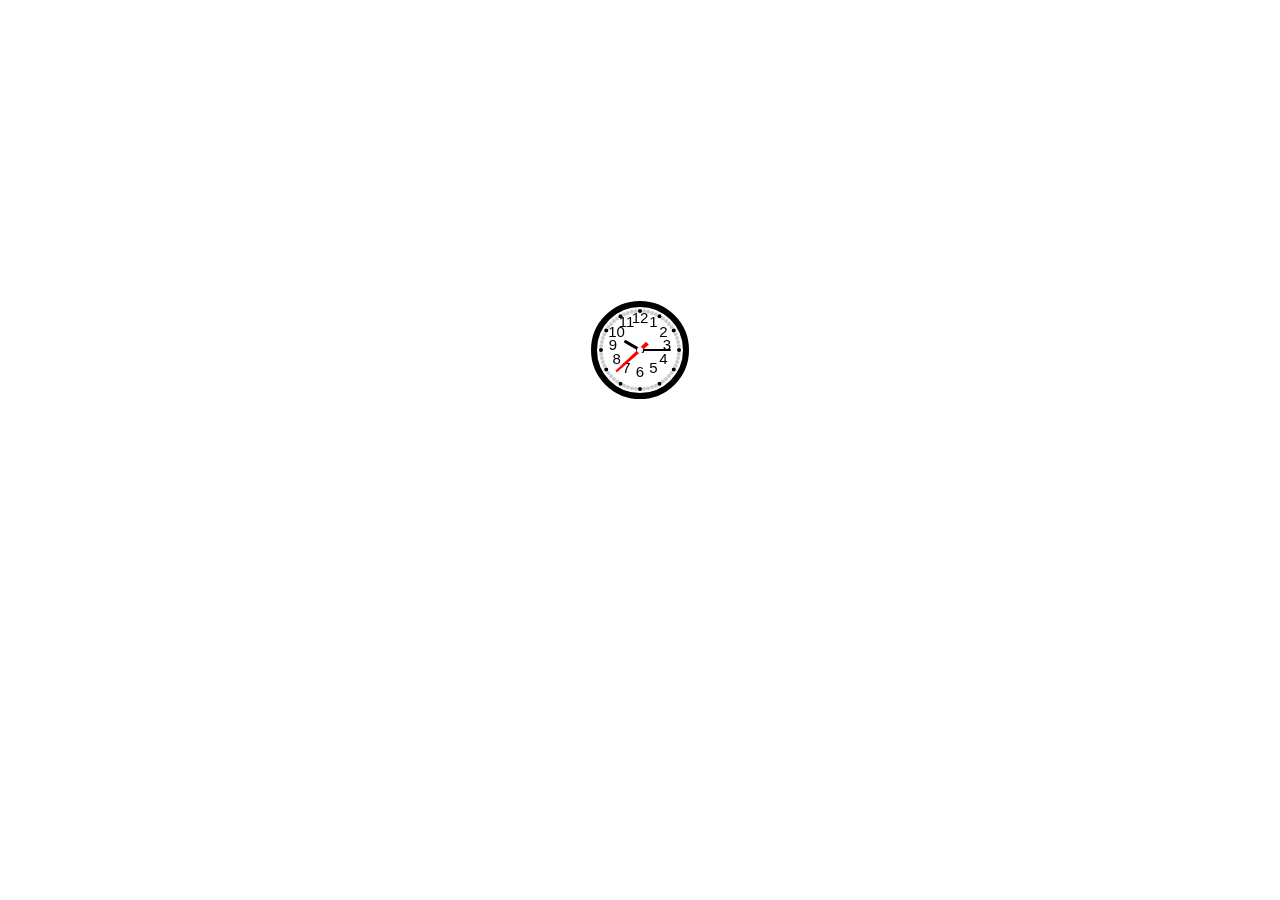
<file: canvas时钟/time.html>
<!DOCTYPE html>
<html lang="en">
<head>
	<meta charset="UTF-8">
	<title>canvas时钟</title>
	<link rel="stylesheet" type="text/css" href="css/time.css">
	<script type="text/javascript" src="js/clock.js"></script>
</head>
<body>
	<div class="container">
		<canvas id="canvas"></canvas>
	</div>
</body>
</html>
</file>
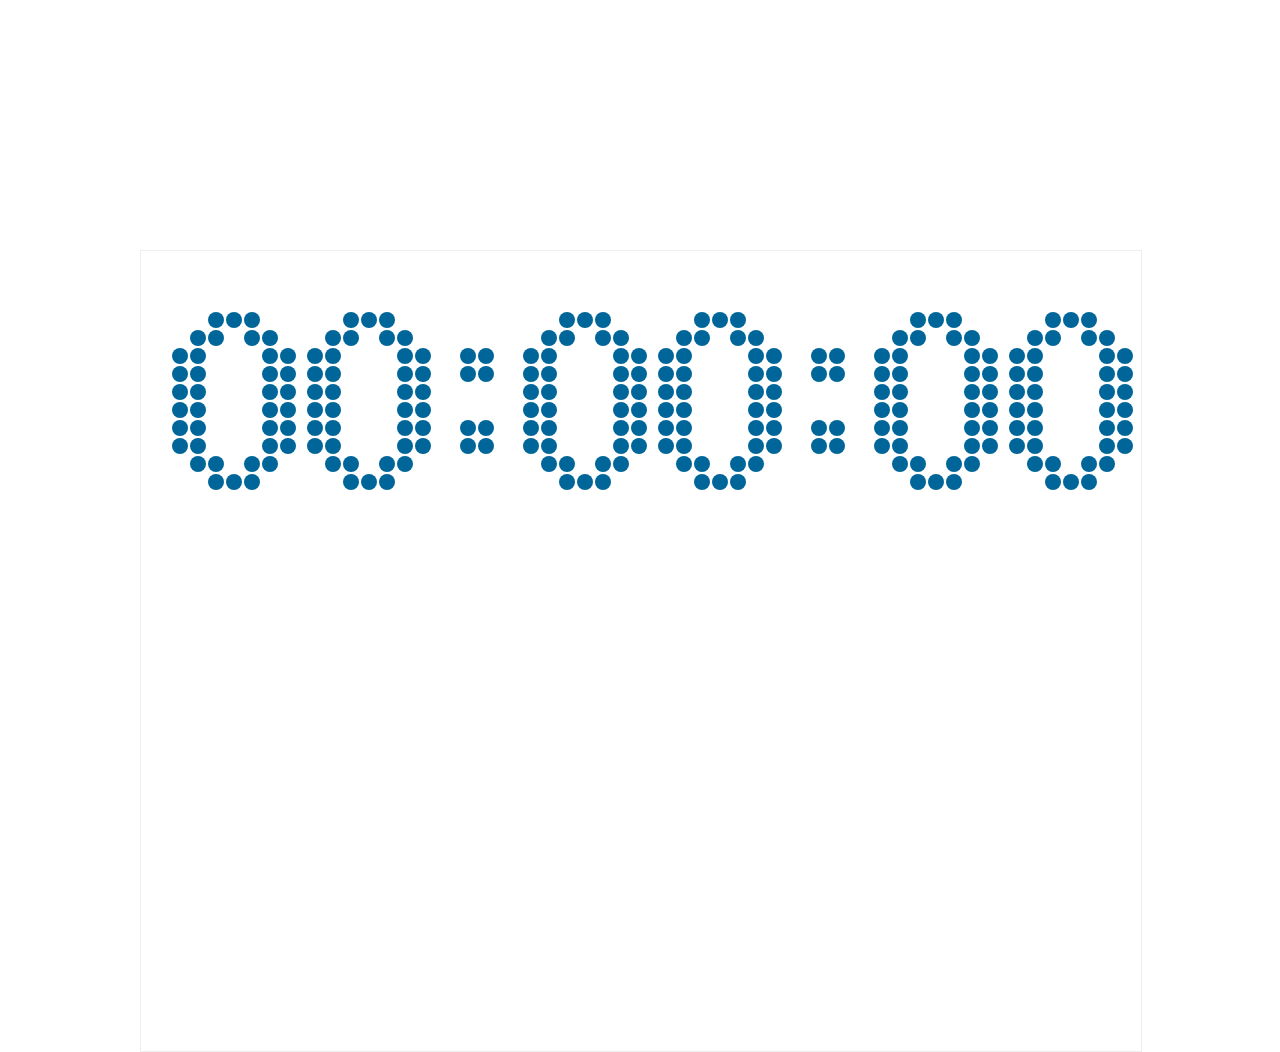
<file: countDownEffect/countDown.html>
<!DOCTYPE html>
<html lang="en">
<head>
	<meta charset="UTF-8">
	<title>倒计时效果</title>
	<link rel="stylesheet" type="text/css" href="css/countDown.css">
</head>
<body>
	<canvas id="container"></canvas>
	<script type="text/javascript" src="js/countDown.js"></script>
	<script type="text/javascript" src="js/digit.js"></script>
</body>
</html>
</file>
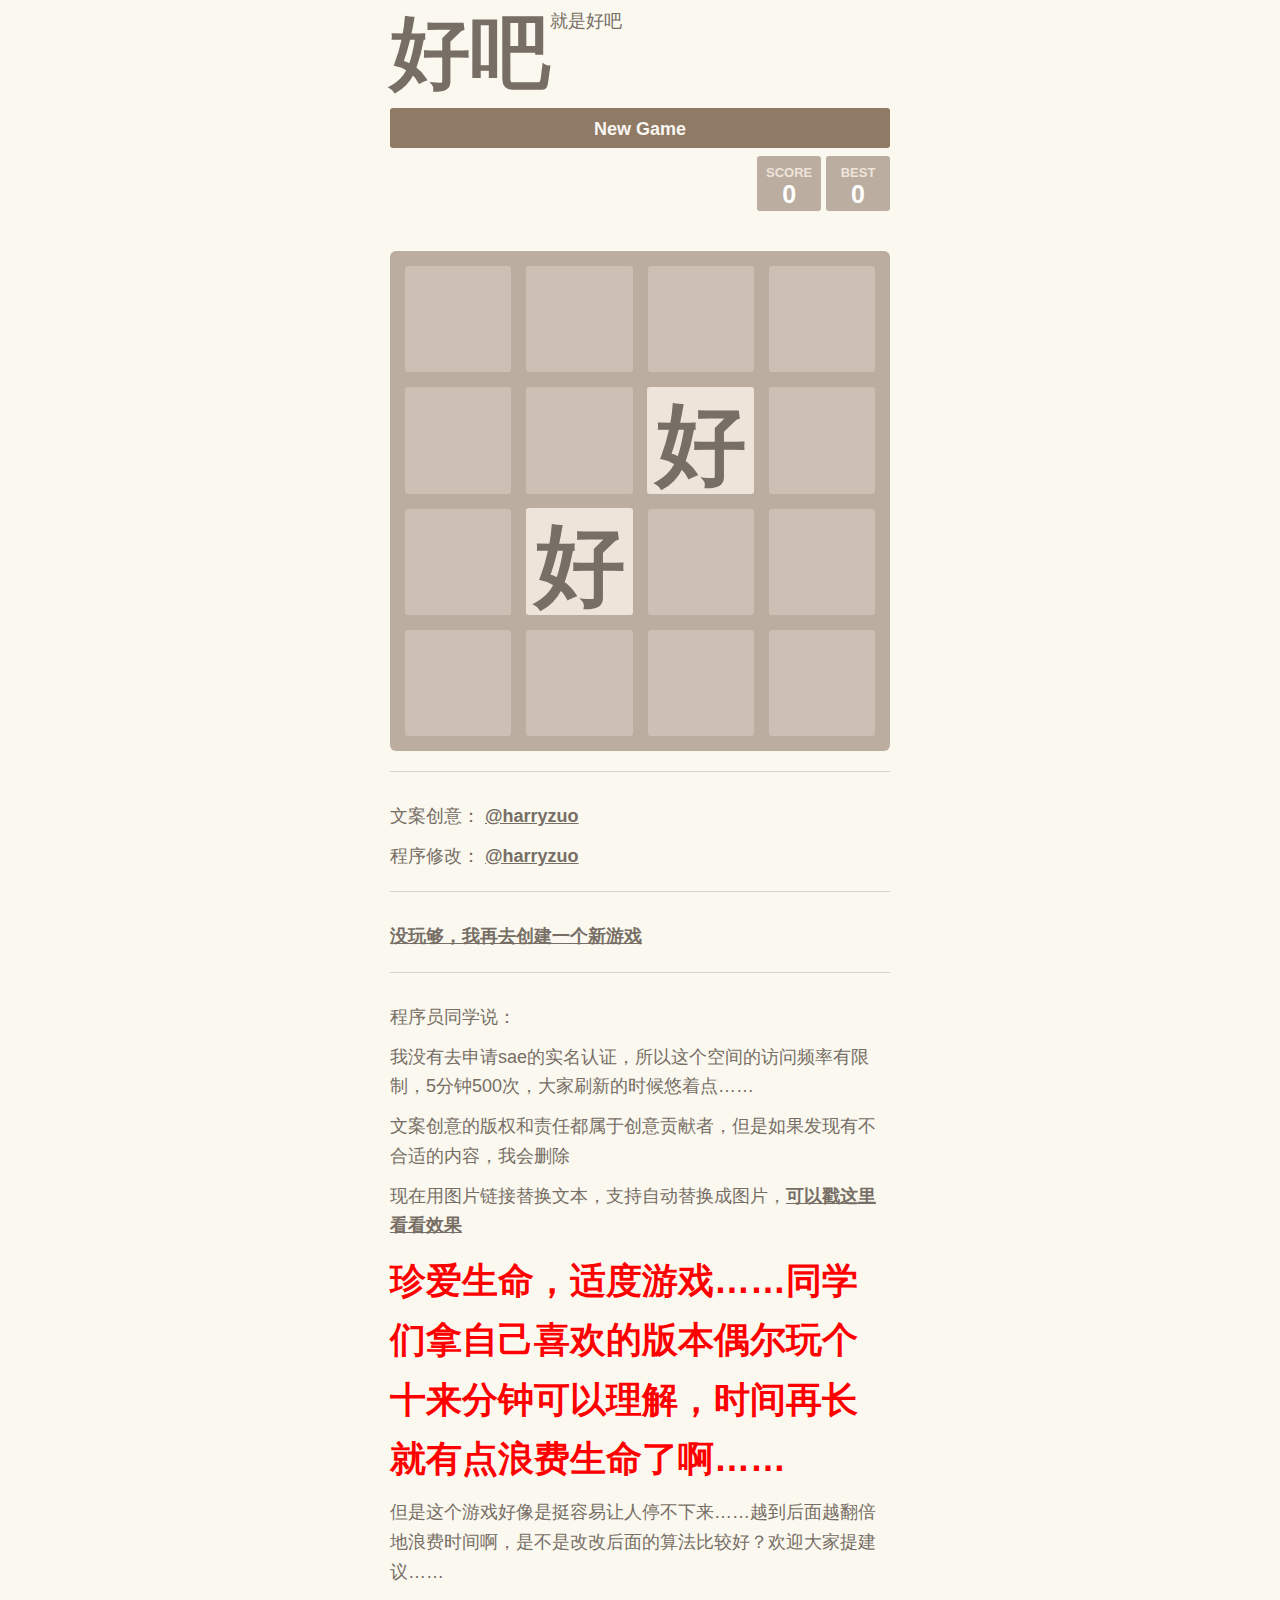
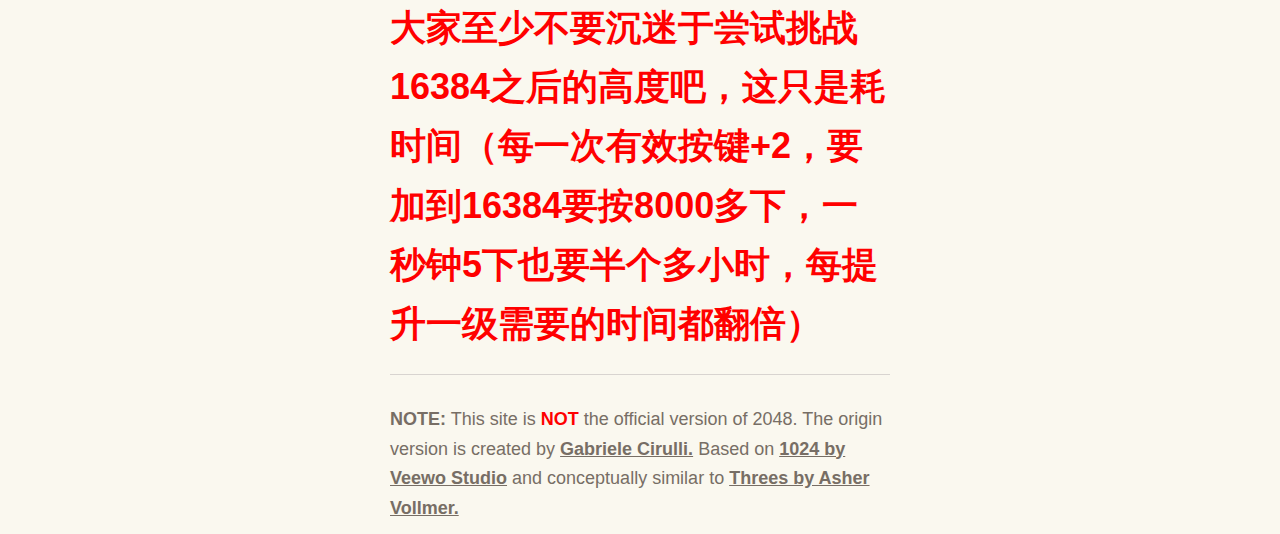
<file: 2048/current/2048.htm>
<!DOCTYPE html>
<html>
<head>
  <meta charset="utf-8">
  <title>2048</title>
  <link href="style/main-4.css" rel="stylesheet" type="text/css">
  <link rel="shortcut icon" href="favicon.ico">
  <link rel="apple-touch-icon" href="meta/apple-touch-icon.png">
</head>
<body>
  <div class="container">
    <div class="heading">
      <h1 class="title">好吧</h1>
      <p class="game-intro">就是好吧</p>
    </div>
    <div class="above-game">
      <a class="restart-button">New Game</a>
      <div class="scores-container">
        <div class="score-container">0</div>
        <div class="best-container">0</div>
      </div>
    </div>

    <div class="game-container">
      <div class="game-message">
        <p></p>
        <div class="lower">
	        <a class="keep-playing-button">Keep going</a>
          <a class="retry-button">Try again</a>
        </div>
      </div>

      <div class="grid-container">
              <div class="grid-row">
                  <div class="grid-cell"></div>
                  <div class="grid-cell"></div>
                  <div class="grid-cell"></div>
                  <div class="grid-cell"></div>
                </div>
              <div class="grid-row">
                  <div class="grid-cell"></div>
                  <div class="grid-cell"></div>
                  <div class="grid-cell"></div>
                  <div class="grid-cell"></div>
                </div>
              <div class="grid-row">
                  <div class="grid-cell"></div>
                  <div class="grid-cell"></div>
                  <div class="grid-cell"></div>
                  <div class="grid-cell"></div>
                </div>
              <div class="grid-row">
                  <div class="grid-cell"></div>
                  <div class="grid-cell"></div>
                  <div class="grid-cell"></div>
                  <div class="grid-cell"></div>
                </div>
            </div>

      <div class="tile-container">
      </div>
    </div>
    
    <hr>
    <p>
    文案创意：
            <a href="http://weibo.com/n/harryzuo" target="_blank">@harryzuo</a>
          </p>
    <p>
    程序修改：
      <a href="http://weibo.com/harrz" target="_blank">@harryzuo</a>
    </p>

    <hr>
    <p><a href="/2048">没玩够，我再去创建一个新游戏</a></p>

    <hr>
    <p>程序员同学说：</p>
    <p>我没有去申请sae的实名认证，所以这个空间的访问频率有限制，5分钟500次，大家刷新的时候悠着点……</p>
    <p>文案创意的版权和责任都属于创意贡献者，但是如果发现有不合适的内容，我会删除</p>
    <p>现在用图片链接替换文本，支持自动替换成图片，<a href="/2048/play?code=1d9e40efb2" target="_blank">可以戳这里看看效果</a></p>
    <p style="font-size:36px;color:red;font-weight:bold;">珍爱生命，适度游戏……同学们拿自己喜欢的版本偶尔玩个十来分钟可以理解，时间再长就有点浪费生命了啊……</p>
    <p>但是这个游戏好像是挺容易让人停不下来……越到后面越翻倍地浪费时间啊，是不是改改后面的算法比较好？欢迎大家提建议……</p>
    <p style="font-size:36px;color:red;font-weight:bold;">大家至少不要沉迷于尝试挑战16384之后的高度吧，这只是耗时间（每一次有效按键+2，要加到16384要按8000多下，一秒钟5下也要半个多小时，每提升一级需要的时间都翻倍）</p>
        <hr>
    <p>
    <strong class="important">Note:</strong> This site is <span style="color:red;font-weight:bold;">NOT</span> the official version of 2048. The origin version is created by <a href="http://gabrielecirulli.com" target="_blank">Gabriele Cirulli.</a> Based on <a href="https://itunes.apple.com/us/app/1024!/id823499224" target="_blank">1024 by Veewo Studio</a> and conceptually similar to <a href="http://asherv.com/threes/" target="_blank">Threes by Asher Vollmer.</a>
    </p>
</div>
  <script>
    var my_list = {2:'好',4:'真好',8:'很好',16:'非常好',32:'好的很',64:'太好了',128:'好极了',256:'就是好',512:'实在是好',1024:'大家都说好',2048:'好到没话说',4096:'好好好好好',8192:'~~~~',16384:'8192',32768:'16384',65536:'32768',131072:'65536',262144:'131072',524288:'262144',1048576:'524288',2097152:'1048576',4194304:'2097152',8388608:'4194304',16777216:'8388608',33554432:'16777216',67108864:'33554432',134217728:'67108864',268435456:'134217728',536870912:'268435456',1073741824:'536870912',2147483648:'1073741824'}
    var my_mark = {2:'好',4:'真好',8:'很好',16:'非常好',32:'好的很',64:'太好了',128:'好极了',256:'就是好',512:'实在是好',1024:'大家都说好',2048:'好到没话说',4096:'好好好好好',8192:'~~~~',16384:'8192',32768:'16384',65536:'32768',131072:'65536',262144:'131072',524288:'262144',1048576:'524288',2097152:'1048576',4194304:'2097152',8388608:'4194304',16777216:'8388608',33554432:'16777216',67108864:'33554432',134217728:'67108864',268435456:'134217728',536870912:'268435456',1073741824:'536870912',2147483648:'1073741824'}
    var my_goal = 2048;
    var my_win  = 'You Win!';
  </script>
  <script src="js/bind_polyfill.js"></script>
  <script src="js/classlist_polyfill.js"></script>
  <script src="js/animframe_polyfill.js"></script>
  <script src="js/keyboard_input_manager.js"></script>
  <script src="js/html_actuator.js"></script>
  <script src="js/grid.js"></script>
  <script src="js/tile.js"></script>
  <script src="js/local_storage_manager.js"></script>
  <script src="js/game_manager.js"></script>
  <script>
    // Wait till the browser is ready to render the game (avoids glitches)
    window.requestAnimationFrame(function (){
      var game = new GameManager(4, KeyboardInputManager, HTMLActuator, LocalStorageManager);
          });  
  </script>
</body>
</html>
</file>
<file: 2048/2048-master/style/main.css>
@import url(fonts/clear-sans.css);
html, body {
  margin: 0;
  padding: 0;
  background: #faf8ef;
  color: #776e65;
  font-family: "Clear Sans", "Helvetica Neue", Arial, sans-serif;
  font-size: 18px; }

body {
  margin: 80px 0; }

.heading:after {
  content: "";
  display: block;
  clear: both; }

h1.title {
  font-size: 80px;
  font-weight: bold;
  margin: 0;
  display: block;
  float: left; }

@-webkit-keyframes move-up {
  0% {
    top: 25px;
    opacity: 1; }

  100% {
    top: -50px;
    opacity: 0; } }
@-moz-keyframes move-up {
  0% {
    top: 25px;
    opacity: 1; }

  100% {
    top: -50px;
    opacity: 0; } }
@keyframes move-up {
  0% {
    top: 25px;
    opacity: 1; }

  100% {
    top: -50px;
    opacity: 0; } }
.scores-container {
  float: right;
  text-align: right; }

.score-container, .best-container {
  position: relative;
  display: inline-block;
  background: #bbada0;
  padding: 15px 25px;
  font-size: 25px;
  height: 25px;
  line-height: 47px;
  font-weight: bold;
  border-radius: 3px;
  color: white;
  margin-top: 8px;
  text-align: center; }
  .score-container:after, .best-container:after {
    position: absolute;
    width: 100%;
    top: 10px;
    left: 0;
    text-transform: uppercase;
    font-size: 13px;
    line-height: 13px;
    text-align: center;
    color: #eee4da; }
  .score-container .score-addition, .best-container .score-addition {
    position: absolute;
    right: 30px;
    color: red;
    font-size: 25px;
    line-height: 25px;
    font-weight: bold;
    color: rgba(119, 110, 101, 0.9);
    z-index: 100;
    -webkit-animation: move-up 600ms ease-in;
    -moz-animation: move-up 600ms ease-in;
    animation: move-up 600ms ease-in;
    -webkit-animation-fill-mode: both;
    -moz-animation-fill-mode: both;
    animation-fill-mode: both; }

.score-container:after {
  content: "Score"; }

.best-container:after {
  content: "Best"; }

p {
  margin-top: 0;
  margin-bottom: 10px;
  line-height: 1.65; }

a {
  color: #776e65;
  font-weight: bold;
  text-decoration: underline;
  cursor: pointer; }

strong.important {
  text-transform: uppercase; }

hr {
  border: none;
  border-bottom: 1px solid #d8d4d0;
  margin-top: 20px;
  margin-bottom: 30px; }

.container {
  width: 500px;
  margin: 0 auto; }

@-webkit-keyframes fade-in {
  0% {
    opacity: 0; }

  100% {
    opacity: 1; } }
@-moz-keyframes fade-in {
  0% {
    opacity: 0; }

  100% {
    opacity: 1; } }
@keyframes fade-in {
  0% {
    opacity: 0; }

  100% {
    opacity: 1; } }
.game-container {
  margin-top: 40px;
  position: relative;
  padding: 15px;
  cursor: default;
  -webkit-touch-callout: none;
  -ms-touch-callout: none;
  -webkit-user-select: none;
  -moz-user-select: none;
  -ms-user-select: none;
  -ms-touch-action: none;
  touch-action: none;
  background: #bbada0;
  border-radius: 6px;
  width: 500px;
  height: 500px;
  -webkit-box-sizing: border-box;
  -moz-box-sizing: border-box;
  box-sizing: border-box; }
  .game-container .game-message {
    display: none;
    position: absolute;
    top: 0;
    right: 0;
    bottom: 0;
    left: 0;
    background: rgba(238, 228, 218, 0.5);
    z-index: 100;
    text-align: center;
    -webkit-animation: fade-in 800ms ease 1200ms;
    -moz-animation: fade-in 800ms ease 1200ms;
    animation: fade-in 800ms ease 1200ms;
    -webkit-animation-fill-mode: both;
    -moz-animation-fill-mode: both;
    animation-fill-mode: both; }
    .game-container .game-message p {
      font-size: 60px;
      font-weight: bold;
      height: 60px;
      line-height: 60px;
      margin-top: 222px; }
    .game-container .game-message .lower {
      display: block;
      margin-top: 59px; }
    .game-container .game-message a {
      display: inline-block;
      background: #8f7a66;
      border-radius: 3px;
      padding: 0 20px;
      text-decoration: none;
      color: #f9f6f2;
      height: 40px;
      line-height: 42px;
      margin-left: 9px; }
      .game-container .game-message a.keep-playing-button {
        display: none; }
    .game-container .game-message.game-won {
      background: rgba(237, 194, 46, 0.5);
      color: #f9f6f2; }
      .game-container .game-message.game-won a.keep-playing-button {
        display: inline-block; }
    .game-container .game-message.game-won, .game-container .game-message.game-over {
      display: block; }

.grid-container {
  position: absolute;
  z-index: 1; }

.grid-row {
  margin-bottom: 15px; }
  .grid-row:last-child {
    margin-bottom: 0; }
  .grid-row:after {
    content: "";
    display: block;
    clear: both; }

.grid-cell {
  width: 106.25px;
  height: 106.25px;
  margin-right: 15px;
  float: left;
  border-radius: 3px;
  background: rgba(238, 228, 218, 0.35); }
  .grid-cell:last-child {
    margin-right: 0; }

.tile-container {
  position: absolute;
  z-index: 2; }

.tile, .tile .tile-inner {
  width: 107px;
  height: 107px;
  line-height: 116.25px; }
.tile.tile-position-1-1 {
  -webkit-transform: translate(0px, 0px);
  -moz-transform: translate(0px, 0px);
  transform: translate(0px, 0px); }
.tile.tile-position-1-2 {
  -webkit-transform: translate(0px, 121px);
  -moz-transform: translate(0px, 121px);
  transform: translate(0px, 121px); }
.tile.tile-position-1-3 {
  -webkit-transform: translate(0px, 242px);
  -moz-transform: translate(0px, 242px);
  transform: translate(0px, 242px); }
.tile.tile-position-1-4 {
  -webkit-transform: translate(0px, 363px);
  -moz-transform: translate(0px, 363px);
  transform: translate(0px, 363px); }
.tile.tile-position-2-1 {
  -webkit-transform: translate(121px, 0px);
  -moz-transform: translate(121px, 0px);
  transform: translate(121px, 0px); }
.tile.tile-position-2-2 {
  -webkit-transform: translate(121px, 121px);
  -moz-transform: translate(121px, 121px);
  transform: translate(121px, 121px); }
.tile.tile-position-2-3 {
  -webkit-transform: translate(121px, 242px);
  -moz-transform: translate(121px, 242px);
  transform: translate(121px, 242px); }
.tile.tile-position-2-4 {
  -webkit-transform: translate(121px, 363px);
  -moz-transform: translate(121px, 363px);
  transform: translate(121px, 363px); }
.tile.tile-position-3-1 {
  -webkit-transform: translate(242px, 0px);
  -moz-transform: translate(242px, 0px);
  transform: translate(242px, 0px); }
.tile.tile-position-3-2 {
  -webkit-transform: translate(242px, 121px);
  -moz-transform: translate(242px, 121px);
  transform: translate(242px, 121px); }
.tile.tile-position-3-3 {
  -webkit-transform: translate(242px, 242px);
  -moz-transform: translate(242px, 242px);
  transform: translate(242px, 242px); }
.tile.tile-position-3-4 {
  -webkit-transform: translate(242px, 363px);
  -moz-transform: translate(242px, 363px);
  transform: translate(242px, 363px); }
.tile.tile-position-4-1 {
  -webkit-transform: translate(363px, 0px);
  -moz-transform: translate(363px, 0px);
  transform: translate(363px, 0px); }
.tile.tile-position-4-2 {
  -webkit-transform: translate(363px, 121px);
  -moz-transform: translate(363px, 121px);
  transform: translate(363px, 121px); }
.tile.tile-position-4-3 {
  -webkit-transform: translate(363px, 242px);
  -moz-transform: translate(363px, 242px);
  transform: translate(363px, 242px); }
.tile.tile-position-4-4 {
  -webkit-transform: translate(363px, 363px);
  -moz-transform: translate(363px, 363px);
  transform: translate(363px, 363px); }

.tile {
  position: absolute;
  -webkit-transition: 100ms ease-in-out;
  -moz-transition: 100ms ease-in-out;
  transition: 100ms ease-in-out;
  -webkit-transition-property: -webkit-transform;
  -moz-transition-property: -moz-transform;
  transition-property: transform; }
  .tile .tile-inner {
    border-radius: 3px;
    background: #eee4da;
    text-align: center;
    font-weight: bold;
    z-index: 10;
    font-size: 55px; }
  .tile.tile-2 .tile-inner {
    background: #eee4da;
    box-shadow: 0 0 30px 10px rgba(243, 215, 116, 0), inset 0 0 0 1px rgba(255, 255, 255, 0); }
  .tile.tile-4 .tile-inner {
    background: #ede0c8;
    box-shadow: 0 0 30px 10px rgba(243, 215, 116, 0), inset 0 0 0 1px rgba(255, 255, 255, 0); }
  .tile.tile-8 .tile-inner {
    color: #f9f6f2;
    background: #f2b179; }
  .tile.tile-16 .tile-inner {
    color: #f9f6f2;
    background: #f59563; }
  .tile.tile-32 .tile-inner {
    color: #f9f6f2;
    background: #f67c5f; }
  .tile.tile-64 .tile-inner {
    color: #f9f6f2;
    background: #f65e3b; }
  .tile.tile-128 .tile-inner {
    color: #f9f6f2;
    background: #edcf72;
    box-shadow: 0 0 30px 10px rgba(243, 215, 116, 0.2381), inset 0 0 0 1px rgba(255, 255, 255, 0.14286);
    font-size: 45px; }
    @media screen and (max-width: 520px) {
      .tile.tile-128 .tile-inner {
        font-size: 25px; } }
  .tile.tile-256 .tile-inner {
    color: #f9f6f2;
    background: #edcc61;
    box-shadow: 0 0 30px 10px rgba(243, 215, 116, 0.31746), inset 0 0 0 1px rgba(255, 255, 255, 0.19048);
    font-size: 45px; }
    @media screen and (max-width: 520px) {
      .tile.tile-256 .tile-inner {
        font-size: 25px; } }
  .tile.tile-512 .tile-inner {
    color: #f9f6f2;
    background: #edc850;
    box-shadow: 0 0 30px 10px rgba(243, 215, 116, 0.39683), inset 0 0 0 1px rgba(255, 255, 255, 0.2381);
    font-size: 45px; }
    @media screen and (max-width: 520px) {
      .tile.tile-512 .tile-inner {
        font-size: 25px; } }
  .tile.tile-1024 .tile-inner {
    color: #f9f6f2;
    background: #edc53f;
    box-shadow: 0 0 30px 10px rgba(243, 215, 116, 0.47619), inset 0 0 0 1px rgba(255, 255, 255, 0.28571);
    font-size: 35px; }
    @media screen and (max-width: 520px) {
      .tile.tile-1024 .tile-inner {
        font-size: 15px; } }
  .tile.tile-2048 .tile-inner {
    color: #f9f6f2;
    background: #edc22e;
    box-shadow: 0 0 30px 10px rgba(243, 215, 116, 0.55556), inset 0 0 0 1px rgba(255, 255, 255, 0.33333);
    font-size: 35px; }
    @media screen and (max-width: 520px) {
      .tile.tile-2048 .tile-inner {
        font-size: 15px; } }
  .tile.tile-super .tile-inner {
    color: #f9f6f2;
    background: #3c3a32;
    font-size: 30px; }
    @media screen and (max-width: 520px) {
      .tile.tile-super .tile-inner {
        font-size: 10px; } }

@-webkit-keyframes appear {
  0% {
    opacity: 0;
    -webkit-transform: scale(0);
    -moz-transform: scale(0);
    transform: scale(0); }

  100% {
    opacity: 1;
    -webkit-transform: scale(1);
    -moz-transform: scale(1);
    transform: scale(1); } }
@-moz-keyframes appear {
  0% {
    opacity: 0;
    -webkit-transform: scale(0);
    -moz-transform: scale(0);
    transform: scale(0); }

  100% {
    opacity: 1;
    -webkit-transform: scale(1);
    -moz-transform: scale(1);
    transform: scale(1); } }
@keyframes appear {
  0% {
    opacity: 0;
    -webkit-transform: scale(0);
    -moz-transform: scale(0);
    transform: scale(0); }

  100% {
    opacity: 1;
    -webkit-transform: scale(1);
    -moz-transform: scale(1);
    transform: scale(1); } }
.tile-new .tile-inner {
  -webkit-animation: appear 200ms ease 100ms;
  -moz-animation: appear 200ms ease 100ms;
  animation: appear 200ms ease 100ms;
  -webkit-animation-fill-mode: backwards;
  -moz-animation-fill-mode: backwards;
  animation-fill-mode: backwards; }

@-webkit-keyframes pop {
  0% {
    -webkit-transform: scale(0);
    -moz-transform: scale(0);
    transform: scale(0); }

  50% {
    -webkit-transform: scale(1.2);
    -moz-transform: scale(1.2);
    transform: scale(1.2); }

  100% {
    -webkit-transform: scale(1);
    -moz-transform: scale(1);
    transform: scale(1); } }
@-moz-keyframes pop {
  0% {
    -webkit-transform: scale(0);
    -moz-transform: scale(0);
    transform: scale(0); }

  50% {
    -webkit-transform: scale(1.2);
    -moz-transform: scale(1.2);
    transform: scale(1.2); }

  100% {
    -webkit-transform: scale(1);
    -moz-transform: scale(1);
    transform: scale(1); } }
@keyframes pop {
  0% {
    -webkit-transform: scale(0);
    -moz-transform: scale(0);
    transform: scale(0); }

  50% {
    -webkit-transform: scale(1.2);
    -moz-transform: scale(1.2);
    transform: scale(1.2); }

  100% {
    -webkit-transform: scale(1);
    -moz-transform: scale(1);
    transform: scale(1); } }
.tile-merged .tile-inner {
  z-index: 20;
  -webkit-animation: pop 200ms ease 100ms;
  -moz-animation: pop 200ms ease 100ms;
  animation: pop 200ms ease 100ms;
  -webkit-animation-fill-mode: backwards;
  -moz-animation-fill-mode: backwards;
  animation-fill-mode: backwards; }

.above-game:after {
  content: "";
  display: block;
  clear: both; }

.game-intro {
  float: left;
  line-height: 42px;
  margin-bottom: 0; }

.restart-button {
  display: inline-block;
  background: #8f7a66;
  border-radius: 3px;
  padding: 0 20px;
  text-decoration: none;
  color: #f9f6f2;
  height: 40px;
  line-height: 42px;
  display: block;
  text-align: center;
  float: right; }

.game-explanation {
  margin-top: 50px; }

@media screen and (max-width: 520px) {
  html, body {
    font-size: 15px; }

  body {
    margin: 20px 0;
    padding: 0 20px; }

  h1.title {
    font-size: 27px;
    margin-top: 15px; }

  .container {
    width: 280px;
    margin: 0 auto; }

  .score-container, .best-container {
    margin-top: 0;
    padding: 15px 10px;
    min-width: 40px; }

  .heading {
    margin-bottom: 10px; }

  .game-intro {
    width: 55%;
    display: block;
    box-sizing: border-box;
    line-height: 1.65; }

  .restart-button {
    width: 42%;
    padding: 0;
    display: block;
    box-sizing: border-box;
    margin-top: 2px; }

  .game-container {
    margin-top: 17px;
    position: relative;
    padding: 10px;
    cursor: default;
    -webkit-touch-callout: none;
    -ms-touch-callout: none;
    -webkit-user-select: none;
    -moz-user-select: none;
    -ms-user-select: none;
    -ms-touch-action: none;
    touch-action: none;
    background: #bbada0;
    border-radius: 6px;
    width: 280px;
    height: 280px;
    -webkit-box-sizing: border-box;
    -moz-box-sizing: border-box;
    box-sizing: border-box; }
    .game-container .game-message {
      display: none;
      position: absolute;
      top: 0;
      right: 0;
      bottom: 0;
      left: 0;
      background: rgba(238, 228, 218, 0.5);
      z-index: 100;
      text-align: center;
      -webkit-animation: fade-in 800ms ease 1200ms;
      -moz-animation: fade-in 800ms ease 1200ms;
      animation: fade-in 800ms ease 1200ms;
      -webkit-animation-fill-mode: both;
      -moz-animation-fill-mode: both;
      animation-fill-mode: both; }
      .game-container .game-message p {
        font-size: 60px;
        font-weight: bold;
        height: 60px;
        line-height: 60px;
        margin-top: 222px; }
      .game-container .game-message .lower {
        display: block;
        margin-top: 59px; }
      .game-container .game-message a {
        display: inline-block;
        background: #8f7a66;
        border-radius: 3px;
        padding: 0 20px;
        text-decoration: none;
        color: #f9f6f2;
        height: 40px;
        line-height: 42px;
        margin-left: 9px; }
        .game-container .game-message a.keep-playing-button {
          display: none; }
      .game-container .game-message.game-won {
        background: rgba(237, 194, 46, 0.5);
        color: #f9f6f2; }
        .game-container .game-message.game-won a.keep-playing-button {
          display: inline-block; }
      .game-container .game-message.game-won, .game-container .game-message.game-over {
        display: block; }

  .grid-container {
    position: absolute;
    z-index: 1; }

  .grid-row {
    margin-bottom: 10px; }
    .grid-row:last-child {
      margin-bottom: 0; }
    .grid-row:after {
      content: "";
      display: block;
      clear: both; }

  .grid-cell {
    width: 57.5px;
    height: 57.5px;
    margin-right: 10px;
    float: left;
    border-radius: 3px;
    background: rgba(238, 228, 218, 0.35); }
    .grid-cell:last-child {
      margin-right: 0; }

  .tile-container {
    position: absolute;
    z-index: 2; }

  .tile, .tile .tile-inner {
    width: 58px;
    height: 58px;
    line-height: 67.5px; }
  .tile.tile-position-1-1 {
    -webkit-transform: translate(0px, 0px);
    -moz-transform: translate(0px, 0px);
    transform: translate(0px, 0px); }
  .tile.tile-position-1-2 {
    -webkit-transform: translate(0px, 67px);
    -moz-transform: translate(0px, 67px);
    transform: translate(0px, 67px); }
  .tile.tile-position-1-3 {
    -webkit-transform: translate(0px, 135px);
    -moz-transform: translate(0px, 135px);
    transform: translate(0px, 135px); }
  .tile.tile-position-1-4 {
    -webkit-transform: translate(0px, 202px);
    -moz-transform: translate(0px, 202px);
    transform: translate(0px, 202px); }
  .tile.tile-position-2-1 {
    -webkit-transform: translate(67px, 0px);
    -moz-transform: translate(67px, 0px);
    transform: translate(67px, 0px); }
  .tile.tile-position-2-2 {
    -webkit-transform: translate(67px, 67px);
    -moz-transform: translate(67px, 67px);
    transform: translate(67px, 67px); }
  .tile.tile-position-2-3 {
    -webkit-transform: translate(67px, 135px);
    -moz-transform: translate(67px, 135px);
    transform: translate(67px, 135px); }
  .tile.tile-position-2-4 {
    -webkit-transform: translate(67px, 202px);
    -moz-transform: translate(67px, 202px);
    transform: translate(67px, 202px); }
  .tile.tile-position-3-1 {
    -webkit-transform: translate(135px, 0px);
    -moz-transform: translate(135px, 0px);
    transform: translate(135px, 0px); }
  .tile.tile-position-3-2 {
    -webkit-transform: translate(135px, 67px);
    -moz-transform: translate(135px, 67px);
    transform: translate(135px, 67px); }
  .tile.tile-position-3-3 {
    -webkit-transform: translate(135px, 135px);
    -moz-transform: translate(135px, 135px);
    transform: translate(135px, 135px); }
  .tile.tile-position-3-4 {
    -webkit-transform: translate(135px, 202px);
    -moz-transform: translate(135px, 202px);
    transform: translate(135px, 202px); }
  .tile.tile-position-4-1 {
    -webkit-transform: translate(202px, 0px);
    -moz-transform: translate(202px, 0px);
    transform: translate(202px, 0px); }
  .tile.tile-position-4-2 {
    -webkit-transform: translate(202px, 67px);
    -moz-transform: translate(202px, 67px);
    transform: translate(202px, 67px); }
  .tile.tile-position-4-3 {
    -webkit-transform: translate(202px, 135px);
    -moz-transform: translate(202px, 135px);
    transform: translate(202px, 135px); }
  .tile.tile-position-4-4 {
    -webkit-transform: translate(202px, 202px);
    -moz-transform: translate(202px, 202px);
    transform: translate(202px, 202px); }

  .tile .tile-inner {
    font-size: 35px; }

  .game-message p {
    font-size: 30px !important;
    height: 30px !important;
    line-height: 30px !important;
    margin-top: 90px !important; }
  .game-message .lower {
    margin-top: 30px !important; } }
</file>
<file: 2048/alternative/style/main.css>
html, body {
  margin: 0;
  padding: 0;
  background: #faf8ef;
  color: #776e65;
  font-family: "Clear Sans", "Helvetica Neue", Arial, sans-serif;
  font-size: 18px; }

body {
  margin: 80px 0; }

.heading:after {
  content: "";
  display: block;
  clear: both; }

h1.title {
  font-size: 80px;
  font-weight: bold;
  margin: 0;
  display: block;
  float: left; }

@-webkit-keyframes move-up {
  0% {
    top: 25px;
    opacity: 1; }

  100% {
    top: -50px;
    opacity: 0; } }
@-moz-keyframes move-up {
  0% {
    top: 25px;
    opacity: 1; }

  100% {
    top: -50px;
    opacity: 0; } }
@keyframes move-up {
  0% {
    top: 25px;
    opacity: 1; }

  100% {
    top: -50px;
    opacity: 0; } }
.scores-container {
  float: right;
  text-align: right; }

.score-container, .best-container {
  position: relative;
  display: inline-block;
  background: #bbada0;
  padding: 15px 25px;
  font-size: 25px;
  height: 25px;
  line-height: 47px;
  font-weight: bold;
  border-radius: 3px;
  color: white;
  margin-top: 8px;
  text-align: center; }
  .score-container:after, .best-container:after {
    position: absolute;
    width: 100%;
    top: 10px;
    left: 0;
    text-transform: uppercase;
    font-size: 13px;
    line-height: 13px;
    text-align: center;
    color: #eee4da; }
  .score-container .score-addition, .best-container .score-addition {
    position: absolute;
    right: 30px;
    color: red;
    font-size: 25px;
    line-height: 25px;
    font-weight: bold;
    color: rgba(119, 110, 101, 0.9);
    z-index: 100;
    -webkit-animation: move-up 600ms ease-in;
    -moz-animation: move-up 600ms ease-in;
    animation: move-up 600ms ease-in;
    -webkit-animation-fill-mode: both;
    -moz-animation-fill-mode: both;
    animation-fill-mode: both; }

.score-container:after {
  content: "Score"; }

.best-container:after {
  content: "Best"; }

p {
  margin-top: 0;
  margin-bottom: 10px;
  line-height: 1.65; }

a {
  color: #776e65;
  font-weight: bold;
  text-decoration: underline;
  cursor: pointer; }

strong.important {
  text-transform: uppercase; }

hr {
  border: none;
  border-bottom: 1px solid #d8d4d0;
  margin-top: 20px;
  margin-bottom: 30px; }

.container {
  width: 500px;
  margin: 0 auto; }

@-webkit-keyframes fade-in {
  0% {
    opacity: 0; }

  100% {
    opacity: 1; } }
@-moz-keyframes fade-in {
  0% {
    opacity: 0; }

  100% {
    opacity: 1; } }
@keyframes fade-in {
  0% {
    opacity: 0; }

  100% {
    opacity: 1; } }
.game-container {
  margin-top: 40px;
  position: relative;
  padding: 15px;
  cursor: default;
  -webkit-touch-callout: none;
  -ms-touch-callout: none;
  -webkit-user-select: none;
  -moz-user-select: none;
  -ms-user-select: none;
  -ms-touch-action: none;
  touch-action: none;
  background: #bbada0;
  border-radius: 6px;
  width: 500px;
  height: 500px;
  -webkit-box-sizing: border-box;
  -moz-box-sizing: border-box;
  box-sizing: border-box; }
  .game-container .game-message {
    display: none;
    position: absolute;
    top: 0;
    right: 0;
    bottom: 0;
    left: 0;
    background: rgba(238, 228, 218, 0.5);
    z-index: 100;
    text-align: center;
    -webkit-animation: fade-in 800ms ease 1200ms;
    -moz-animation: fade-in 800ms ease 1200ms;
    animation: fade-in 800ms ease 1200ms;
    -webkit-animation-fill-mode: both;
    -moz-animation-fill-mode: both;
    animation-fill-mode: both; }
    .game-container .game-message p {
      font-size: 60px;
      font-weight: bold;
      height: 60px;
      line-height: 60px;
      margin-top: 222px; }
    .game-container .game-message .lower {
      display: block;
      margin-top: 59px; }
    .game-container .game-message a {
      display: inline-block;
      background: #8f7a66;
      border-radius: 3px;
      padding: 0 20px;
      text-decoration: none;
      color: #f9f6f2;
      height: 40px;
      line-height: 42px;
      margin-left: 9px; }
      .game-container .game-message a.keep-playing-button {
        display: none; }
    .game-container .game-message.game-won {
      background: rgba(237, 194, 46, 0.5);
      color: #f9f6f2; }
      .game-container .game-message.game-won a.keep-playing-button {
        display: inline-block; }
    .game-container .game-message.game-won, .game-container .game-message.game-over {
      display: block; }

.grid-container {
  position: absolute;
  z-index: 1; }

.grid-row {
  margin-bottom: 15px; }
  .grid-row:last-child {
    margin-bottom: 0; }
  .grid-row:after {
    content: "";
    display: block;
    clear: both; }

.grid-cell {
  width: 106.25px;
  height: 106.25px;
  margin-right: 15px;
  float: left;
  border-radius: 3px;
  background: rgba(238, 228, 218, 0.35); }
  .grid-cell:last-child {
    margin-right: 0; }

.tile-container {
  position: absolute;
  z-index: 2; }

.tile, .tile .tile-inner {
  width: 107px;
  height: 107px;
  line-height: 116.25px; }
.tile.tile-position-1-1 {
  -webkit-transform: translate(0px, 0px);
  -moz-transform: translate(0px, 0px);
  transform: translate(0px, 0px); }
.tile.tile-position-1-2 {
  -webkit-transform: translate(0px, 121px);
  -moz-transform: translate(0px, 121px);
  transform: translate(0px, 121px); }
.tile.tile-position-1-3 {
  -webkit-transform: translate(0px, 242px);
  -moz-transform: translate(0px, 242px);
  transform: translate(0px, 242px); }
.tile.tile-position-1-4 {
  -webkit-transform: translate(0px, 363px);
  -moz-transform: translate(0px, 363px);
  transform: translate(0px, 363px); }
.tile.tile-position-2-1 {
  -webkit-transform: translate(121px, 0px);
  -moz-transform: translate(121px, 0px);
  transform: translate(121px, 0px); }
.tile.tile-position-2-2 {
  -webkit-transform: translate(121px, 121px);
  -moz-transform: translate(121px, 121px);
  transform: translate(121px, 121px); }
.tile.tile-position-2-3 {
  -webkit-transform: translate(121px, 242px);
  -moz-transform: translate(121px, 242px);
  transform: translate(121px, 242px); }
.tile.tile-position-2-4 {
  -webkit-transform: translate(121px, 363px);
  -moz-transform: translate(121px, 363px);
  transform: translate(121px, 363px); }
.tile.tile-position-3-1 {
  -webkit-transform: translate(242px, 0px);
  -moz-transform: translate(242px, 0px);
  transform: translate(242px, 0px); }
.tile.tile-position-3-2 {
  -webkit-transform: translate(242px, 121px);
  -moz-transform: translate(242px, 121px);
  transform: translate(242px, 121px); }
.tile.tile-position-3-3 {
  -webkit-transform: translate(242px, 242px);
  -moz-transform: translate(242px, 242px);
  transform: translate(242px, 242px); }
.tile.tile-position-3-4 {
  -webkit-transform: translate(242px, 363px);
  -moz-transform: translate(242px, 363px);
  transform: translate(242px, 363px); }
.tile.tile-position-4-1 {
  -webkit-transform: translate(363px, 0px);
  -moz-transform: translate(363px, 0px);
  transform: translate(363px, 0px); }
.tile.tile-position-4-2 {
  -webkit-transform: translate(363px, 121px);
  -moz-transform: translate(363px, 121px);
  transform: translate(363px, 121px); }
.tile.tile-position-4-3 {
  -webkit-transform: translate(363px, 242px);
  -moz-transform: translate(363px, 242px);
  transform: translate(363px, 242px); }
.tile.tile-position-4-4 {
  -webkit-transform: translate(363px, 363px);
  -moz-transform: translate(363px, 363px);
  transform: translate(363px, 363px); }

.tile {
  position: absolute;
  -webkit-transition: 100ms ease-in-out;
  -moz-transition: 100ms ease-in-out;
  transition: 100ms ease-in-out;
  -webkit-transition-property: -webkit-transform;
  -moz-transition-property: -moz-transform;
  transition-property: transform; }
  .tile .tile-inner {
    border-radius: 3px;
    background: #eee4da;
    text-align: center;
    font-weight: bold;
    z-index: 10;
    font-size: 55px; }
  .tile.tile-2 .tile-inner {
    background: #eee4da;
    box-shadow: 0 0 30px 10px rgba(243, 215, 116, 0), inset 0 0 0 1px rgba(255, 255, 255, 0); }
  .tile.tile-4 .tile-inner {
    background: #ede0c8;
    box-shadow: 0 0 30px 10px rgba(243, 215, 116, 0), inset 0 0 0 1px rgba(255, 255, 255, 0); }
  .tile.tile-8 .tile-inner {
    color: #f9f6f2;
    background: #f2b179; }
  .tile.tile-16 .tile-inner {
    color: #f9f6f2;
    background: #f59563; }
  .tile.tile-32 .tile-inner {
    color: #f9f6f2;
    background: #f67c5f; }
  .tile.tile-64 .tile-inner {
    color: #f9f6f2;
    background: #f65e3b; }
  .tile.tile-128 .tile-inner {
    color: #f9f6f2;
    background: #edcf72;
    box-shadow: 0 0 30px 10px rgba(243, 215, 116, 0.2381), inset 0 0 0 1px rgba(255, 255, 255, 0.14286);
    font-size: 45px; }
    @media screen and (max-width: 520px) {
      .tile.tile-128 .tile-inner {
        font-size: 25px; } }
  .tile.tile-256 .tile-inner {
    color: #f9f6f2;
    background: #edcc61;
    box-shadow: 0 0 30px 10px rgba(243, 215, 116, 0.31746), inset 0 0 0 1px rgba(255, 255, 255, 0.19048);
    font-size: 45px; }
    @media screen and (max-width: 520px) {
      .tile.tile-256 .tile-inner {
        font-size: 25px; } }
  .tile.tile-512 .tile-inner {
    color: #f9f6f2;
    background: #edc850;
    box-shadow: 0 0 30px 10px rgba(243, 215, 116, 0.39683), inset 0 0 0 1px rgba(255, 255, 255, 0.2381);
    font-size: 45px; }
    @media screen and (max-width: 520px) {
      .tile.tile-512 .tile-inner {
        font-size: 25px; } }
  .tile.tile-1024 .tile-inner {
    color: #f9f6f2;
    background: #edc53f;
    box-shadow: 0 0 30px 10px rgba(243, 215, 116, 0.47619), inset 0 0 0 1px rgba(255, 255, 255, 0.28571);
    font-size: 35px; }
    @media screen and (max-width: 520px) {
      .tile.tile-1024 .tile-inner {
        font-size: 15px; } }
  .tile.tile-2048 .tile-inner {
    color: #f9f6f2;
    background: #edc22e;
    box-shadow: 0 0 30px 10px rgba(243, 215, 116, 0.55556), inset 0 0 0 1px rgba(255, 255, 255, 0.33333);
    font-size: 35px; }
    @media screen and (max-width: 520px) {
      .tile.tile-2048 .tile-inner {
        font-size: 15px; } }
  .tile.tile-super .tile-inner {
    color: #f9f6f2;
    background: #3c3a32;
    font-size: 30px; }
    @media screen and (max-width: 520px) {
      .tile.tile-super .tile-inner {
        font-size: 10px; } }

@-webkit-keyframes appear {
  0% {
    opacity: 0;
    -webkit-transform: scale(0);
    -moz-transform: scale(0);
    transform: scale(0); }

  100% {
    opacity: 1;
    -webkit-transform: scale(1);
    -moz-transform: scale(1);
    transform: scale(1); } }
@-moz-keyframes appear {
  0% {
    opacity: 0;
    -webkit-transform: scale(0);
    -moz-transform: scale(0);
    transform: scale(0); }

  100% {
    opacity: 1;
    -webkit-transform: scale(1);
    -moz-transform: scale(1);
    transform: scale(1); } }
@keyframes appear {
  0% {
    opacity: 0;
    -webkit-transform: scale(0);
    -moz-transform: scale(0);
    transform: scale(0); }

  100% {
    opacity: 1;
    -webkit-transform: scale(1);
    -moz-transform: scale(1);
    transform: scale(1); } }
.tile-new .tile-inner {
  -webkit-animation: appear 200ms ease 100ms;
  -moz-animation: appear 200ms ease 100ms;
  animation: appear 200ms ease 100ms;
  -webkit-animation-fill-mode: backwards;
  -moz-animation-fill-mode: backwards;
  animation-fill-mode: backwards; }

@-webkit-keyframes pop {
  0% {
    -webkit-transform: scale(0);
    -moz-transform: scale(0);
    transform: scale(0); }

  50% {
    -webkit-transform: scale(1.2);
    -moz-transform: scale(1.2);
    transform: scale(1.2); }

  100% {
    -webkit-transform: scale(1);
    -moz-transform: scale(1);
    transform: scale(1); } }
@-moz-keyframes pop {
  0% {
    -webkit-transform: scale(0);
    -moz-transform: scale(0);
    transform: scale(0); }

  50% {
    -webkit-transform: scale(1.2);
    -moz-transform: scale(1.2);
    transform: scale(1.2); }

  100% {
    -webkit-transform: scale(1);
    -moz-transform: scale(1);
    transform: scale(1); } }
@keyframes pop {
  0% {
    -webkit-transform: scale(0);
    -moz-transform: scale(0);
    transform: scale(0); }

  50% {
    -webkit-transform: scale(1.2);
    -moz-transform: scale(1.2);
    transform: scale(1.2); }

  100% {
    -webkit-transform: scale(1);
    -moz-transform: scale(1);
    transform: scale(1); } }
.tile-merged .tile-inner {
  z-index: 20;
  -webkit-animation: pop 200ms ease 100ms;
  -moz-animation: pop 200ms ease 100ms;
  animation: pop 200ms ease 100ms;
  -webkit-animation-fill-mode: backwards;
  -moz-animation-fill-mode: backwards;
  animation-fill-mode: backwards; }

.above-game:after {
  content: "";
  display: block;
  clear: both; }

.game-intro {
  float: left;
  line-height: 42px;
  margin-bottom: 0; }

.restart-button {
  display: inline-block;
  background: #8f7a66;
  border-radius: 3px;
  padding: 0 20px;
  text-decoration: none;
  color: #f9f6f2;
  height: 40px;
  line-height: 42px;
  display: block;
  text-align: center;
  float: right; }

.game-explanation {
  margin-top: 50px; }

@media screen and (max-width: 520px) {
  html, body {
    font-size: 15px; }

  body {
    margin: 20px 0;
    padding: 0 20px; }

  h1.title {
    font-size: 27px;
    margin-top: 15px; }

  .container {
    width: 280px;
    margin: 0 auto; }

  .score-container, .best-container {
    margin-top: 0;
    padding: 15px 10px;
    min-width: 40px; }

  .heading {
    margin-bottom: 10px; }

  .game-intro {
    width: 55%;
    display: block;
    box-sizing: border-box;
    line-height: 1.65; }

  .restart-button {
    width: 42%;
    padding: 0;
    display: block;
    box-sizing: border-box;
    margin-top: 2px; }

  .game-container {
    margin-top: 17px;
    position: relative;
    padding: 10px;
    cursor: default;
    -webkit-touch-callout: none;
    -ms-touch-callout: none;
    -webkit-user-select: none;
    -moz-user-select: none;
    -ms-user-select: none;
    -ms-touch-action: none;
    touch-action: none;
    background: #bbada0;
    border-radius: 6px;
    width: 280px;
    height: 280px;
    -webkit-box-sizing: border-box;
    -moz-box-sizing: border-box;
    box-sizing: border-box; }
    .game-container .game-message {
      display: none;
      position: absolute;
      top: 0;
      right: 0;
      bottom: 0;
      left: 0;
      background: rgba(238, 228, 218, 0.5);
      z-index: 100;
      text-align: center;
      -webkit-animation: fade-in 800ms ease 1200ms;
      -moz-animation: fade-in 800ms ease 1200ms;
      animation: fade-in 800ms ease 1200ms;
      -webkit-animation-fill-mode: both;
      -moz-animation-fill-mode: both;
      animation-fill-mode: both; }
      .game-container .game-message p {
        font-size: 60px;
        font-weight: bold;
        height: 60px;
        line-height: 60px;
        margin-top: 222px; }
      .game-container .game-message .lower {
        display: block;
        margin-top: 59px; }
      .game-container .game-message a {
        display: inline-block;
        background: #8f7a66;
        border-radius: 3px;
        padding: 0 20px;
        text-decoration: none;
        color: #f9f6f2;
        height: 40px;
        line-height: 42px;
        margin-left: 9px; }
        .game-container .game-message a.keep-playing-button {
          display: none; }
      .game-container .game-message.game-won {
        background: rgba(237, 194, 46, 0.5);
        color: #f9f6f2; }
        .game-container .game-message.game-won a.keep-playing-button {
          display: inline-block; }
      .game-container .game-message.game-won, .game-container .game-message.game-over {
        display: block; }

  .grid-container {
    position: absolute;
    z-index: 1; }

  .grid-row {
    margin-bottom: 10px; }
    .grid-row:last-child {
      margin-bottom: 0; }
    .grid-row:after {
      content: "";
      display: block;
      clear: both; }

  .grid-cell {
    width: 57.5px;
    height: 57.5px;
    margin-right: 10px;
    float: left;
    border-radius: 3px;
    background: rgba(238, 228, 218, 0.35); }
    .grid-cell:last-child {
      margin-right: 0; }

  .tile-container {
    position: absolute;
    z-index: 2; }

  .tile, .tile .tile-inner {
    width: 58px;
    height: 58px;
    line-height: 67.5px; }
  .tile.tile-position-1-1 {
    -webkit-transform: translate(0px, 0px);
    -moz-transform: translate(0px, 0px);
    transform: translate(0px, 0px); }
  .tile.tile-position-1-2 {
    -webkit-transform: translate(0px, 67px);
    -moz-transform: translate(0px, 67px);
    transform: translate(0px, 67px); }
  .tile.tile-position-1-3 {
    -webkit-transform: translate(0px, 135px);
    -moz-transform: translate(0px, 135px);
    transform: translate(0px, 135px); }
  .tile.tile-position-1-4 {
    -webkit-transform: translate(0px, 202px);
    -moz-transform: translate(0px, 202px);
    transform: translate(0px, 202px); }
  .tile.tile-position-2-1 {
    -webkit-transform: translate(67px, 0px);
    -moz-transform: translate(67px, 0px);
    transform: translate(67px, 0px); }
  .tile.tile-position-2-2 {
    -webkit-transform: translate(67px, 67px);
    -moz-transform: translate(67px, 67px);
    transform: translate(67px, 67px); }
  .tile.tile-position-2-3 {
    -webkit-transform: translate(67px, 135px);
    -moz-transform: translate(67px, 135px);
    transform: translate(67px, 135px); }
  .tile.tile-position-2-4 {
    -webkit-transform: translate(67px, 202px);
    -moz-transform: translate(67px, 202px);
    transform: translate(67px, 202px); }
  .tile.tile-position-3-1 {
    -webkit-transform: translate(135px, 0px);
    -moz-transform: translate(135px, 0px);
    transform: translate(135px, 0px); }
  .tile.tile-position-3-2 {
    -webkit-transform: translate(135px, 67px);
    -moz-transform: translate(135px, 67px);
    transform: translate(135px, 67px); }
  .tile.tile-position-3-3 {
    -webkit-transform: translate(135px, 135px);
    -moz-transform: translate(135px, 135px);
    transform: translate(135px, 135px); }
  .tile.tile-position-3-4 {
    -webkit-transform: translate(135px, 202px);
    -moz-transform: translate(135px, 202px);
    transform: translate(135px, 202px); }
  .tile.tile-position-4-1 {
    -webkit-transform: translate(202px, 0px);
    -moz-transform: translate(202px, 0px);
    transform: translate(202px, 0px); }
  .tile.tile-position-4-2 {
    -webkit-transform: translate(202px, 67px);
    -moz-transform: translate(202px, 67px);
    transform: translate(202px, 67px); }
  .tile.tile-position-4-3 {
    -webkit-transform: translate(202px, 135px);
    -moz-transform: translate(202px, 135px);
    transform: translate(202px, 135px); }
  .tile.tile-position-4-4 {
    -webkit-transform: translate(202px, 202px);
    -moz-transform: translate(202px, 202px);
    transform: translate(202px, 202px); }

  .tile .tile-inner {
    font-size: 35px; }

  .game-message p {
    font-size: 30px !important;
    height: 30px !important;
    line-height: 30px !important;
    margin-top: 90px !important; }
  .game-message .lower {
    margin-top: 30px !important; } }
</file>
<file: canvasWrite/handwriting-course/handwriting.css>
#canvas{
    display:block;
    margin:0 auto;
}
#controller{
    margin:0 auto;
}
.op_btn{
    float: right;
    margin:10px 0 0 10px;
    border:2px solid #aaa;
    width:80px;
    height:40px;
    line-height:40px;
    font-size:20px;
    text-align:center;
    border-radius: 5px 5px;
    cursor:pointer;
    background-color: white;
    font-weight:bold;
    font-family: Microsoft Yahei, Arial;
}
.op_btn:hover{
    background-color:#def;
}
.clearfix{
    clear:both;
}

.color_btn{
    float: left;
    margin: 10px 10px 0 0;
    border:5px solid white;
    width:40px;
    height:40px;
    border-radius: 5px 5px;
    cursor:pointer;
}
.color_btn:hover{
    border: 5px solid violet;
}
.color_btn_selected{
    border: 5px solid blueviolet;
}
#black_btn{
    background-color: black;
}
#blue_btn{
    background-color: blue;
}
#green_btn{
    background-color: green;
}
#red_btn{
    background-color: red;
}
#orange_btn{
    background-color: orange;
}
#yellow_btn{
    background-color: yellow;
}
</file>
<file: 2048Game/2048/muke-2048/2048.css>
/**
 * Created by liuyubobobo on 14-4-11.
 * my site: http://www.liuyubobobo.com
 */

header{
    display:block;
    margin:0 auto;
    width:500px;
    text-align:center;
}

header h1{
    font-family:Arial;
    font-size:60px;
    font-weight:bold;
}

header #newgamebutton{
    display:block;
    margin:20px auto;

    width:100px;
    padding:10px 10px;
    background-color:#8f7a66;

    font-family:Arial;
    color:white;

    border-radius:10px;
    text-decoration:none;
}
header #newgamebutton:hover{
    background-color:#9f8b77;
}

header p{
    font-family:Arial;
    font-size:25px;
    margin:20px auto;
}

#grid-container{
    width:460px;
    height:460px;
    padding:20px;

    margin:50px auto;
    background-color:#bbada0;

    border-radius: 10px;
    position: relative;
}

.grid-cell{
    width:100px;
    height:100px;
    border-radius: 6px;
    background-color:#ccc0b3;

    position: absolute;
}

.number-cell{
    border-radius: 6px;

    font-family: Arial;
    font-weight:bold;
    font-size:60px;
    line-height:100px;
    text-align:center;

    position:absolute;
}
</file>
<file: canvas时钟/css/time.css>
* {
  margin: 0;
  padding: 0;
  box-sizing: border-box; }

.container {
  width: 100px;
  height: 100px;
  margin: 300px auto 0 auto; }
</file>
<file: countDownEffect/css/countDown.css>
body {
  margin: 0;
  padding: 0;
  box-sizing: border-box; }

#container {
  border: 1px solid #eee;
  position: absolute;
  left: 50%;
  top: 50%;
  margin-left: -500px;
  margin-top: -200px; }
</file>
<file: 2048/current/style/main-4.css>
html, body {
  margin: 0;
  padding: 0;
  background: #faf8ef;
  color: #776e65;
  font-family: "Clear Sans", "Helvetica Neue", Arial, sans-serif;
  font-size: 18px; }

body {
  margin: 0; }

.heading:after {
  content: "";
  display: block;
  clear: both; }

h1.title {
  font-size: 80px;
  font-weight: bold;
  margin: 0;
  display: block;
  float: left; }

@-webkit-keyframes move-up {
  0% {
    top: 25px;
    opacity: 1; }

  100% {
    top: -50px;
    opacity: 0; } }
@-moz-keyframes move-up {
  0% {
    top: 25px;
    opacity: 1; }

  100% {
    top: -50px;
    opacity: 0; } }
@keyframes move-up {
  0% {
    top: 25px;
    opacity: 1; }

  100% {
    top: -50px;
    opacity: 0; } }
.scores-container {
  float: right;
  text-align: right; }

.score-container, .best-container {
  position: relative;
  display: inline-block;
  background: #bbada0;
  padding: 15px 25px;
  font-size: 25px;
  height: 25px;
  line-height: 47px;
  font-weight: bold;
  border-radius: 3px;
  color: white;
  margin-top: 8px;
  text-align: center; }
  .score-container:after, .best-container:after {
    position: absolute;
    width: 100%;
    top: 10px;
    left: 0;
    text-transform: uppercase;
    font-size: 13px;
    line-height: 13px;
    text-align: center;
    color: #eee4da; }
  .score-container .score-addition, .best-container .score-addition {
    position: absolute;
    right: 30px;
    color: red;
    font-size: 25px;
    line-height: 25px;
    font-weight: bold;
    color: rgba(119, 110, 101, 0.9);
    z-index: 100;
    -webkit-animation: move-up 600ms ease-in;
    -moz-animation: move-up 600ms ease-in;
    animation: move-up 600ms ease-in;
    -webkit-animation-fill-mode: both;
    -moz-animation-fill-mode: both;
    animation-fill-mode: both; }

.score-container:after {
  content: "Score"; }

.best-container:after {
  content: "Best"; }

p {
  margin-top: 0;
  margin-bottom: 10px;
  line-height: 1.65; }

a {
  color: #776e65;
  font-weight: bold;
  text-decoration: underline;
  cursor: pointer; }

strong.important {
  text-transform: uppercase; }

hr {
  border: none;
  border-bottom: 1px solid #d8d4d0;
  margin-top: 20px;
  margin-bottom: 30px; }

.container {
  width: 500px;
  margin: 0 auto; }

@-webkit-keyframes fade-in {
  0% {
    opacity: 0; }

  100% {
    opacity: 1; } }
@-moz-keyframes fade-in {
  0% {
    opacity: 0; }

  100% {
    opacity: 1; } }
@keyframes fade-in {
  0% {
    opacity: 0; }

  100% {
    opacity: 1; } }
.game-container {
  margin-top: 40px;
  position: relative;
  padding: 15px;
  cursor: default;
  -webkit-touch-callout: none;
  -ms-touch-callout: none;
  -webkit-user-select: none;
  -moz-user-select: none;
  -ms-user-select: none;
  -ms-touch-action: none;
  touch-action: none;
  background: #bbada0;
  border-radius: 6px;
  width: 500px;
  height: 500px;
  -webkit-box-sizing: border-box;
  -moz-box-sizing: border-box;
  box-sizing: border-box; }
  .game-container .game-message {
    display: none;
    position: absolute;
    top: 0;
    right: 0;
    bottom: 0;
    left: 0;
    background: rgba(238, 228, 218, 0.5);
    z-index: 100;
    text-align: center;
    -webkit-animation: fade-in 800ms ease 1200ms;
    -moz-animation: fade-in 800ms ease 1200ms;
    animation: fade-in 800ms ease 1200ms;
    -webkit-animation-fill-mode: both;
    -moz-animation-fill-mode: both;
    animation-fill-mode: both; }
    .game-container .game-message p {
      font-size: 60px;
      font-weight: bold;
      height: 60px;
      line-height: 60px;
      margin-top: 222px; }
    .game-container .game-message .lower {
      display: block;
      margin-top: 59px; }
    .game-container .game-message a {
      display: inline-block;
      background: #8f7a66;
      border-radius: 3px;
      padding: 0 20px;
      text-decoration: none;
      color: #f9f6f2;
      height: 40px;
      line-height: 42px;
      margin-left: 9px; }
      .game-container .game-message a.keep-playing-button {
        display: none; }
    .game-container .game-message.game-won {
      background: rgba(237, 194, 46, 0.5);
      color: #f9f6f2; }
      .game-container .game-message.game-won a.keep-playing-button {
        display: inline-block; }
    .game-container .game-message.game-won, .game-container .game-message.game-over {
      display: block; }

.grid-container {
  position: absolute;
  z-index: 1; }

.grid-row {
  margin-bottom: 15px; }
  .grid-row:last-child {
    margin-bottom: 0; }
  .grid-row:after {
    content: "";
    display: block;
    clear: both; }

.grid-cell {
  width: 106.25px;
  height: 106.25px;
  margin-right: 15px;
  float: left;
  border-radius: 3px;
  background: rgba(238, 228, 218, 0.35); }
  .grid-cell:last-child {
    margin-right: 0; }

.tile-container {
  position: absolute;
  z-index: 2; }

.tile, .tile .tile-inner {
  width: 107px;
  height: 107px;
  line-height: 116.25px; }
.tile.tile-position-1-1 {
  -webkit-transform: translate(0px, 0px);
  -moz-transform: translate(0px, 0px);
  transform: translate(0px, 0px); }
.tile.tile-position-1-2 {
  -webkit-transform: translate(0px, 121px);
  -moz-transform: translate(0px, 121px);
  transform: translate(0px, 121px); }
.tile.tile-position-1-3 {
  -webkit-transform: translate(0px, 242px);
  -moz-transform: translate(0px, 242px);
  transform: translate(0px, 242px); }
.tile.tile-position-1-4 {
  -webkit-transform: translate(0px, 363px);
  -moz-transform: translate(0px, 363px);
  transform: translate(0px, 363px); }
.tile.tile-position-2-1 {
  -webkit-transform: translate(121px, 0px);
  -moz-transform: translate(121px, 0px);
  transform: translate(121px, 0px); }
.tile.tile-position-2-2 {
  -webkit-transform: translate(121px, 121px);
  -moz-transform: translate(121px, 121px);
  transform: translate(121px, 121px); }
.tile.tile-position-2-3 {
  -webkit-transform: translate(121px, 242px);
  -moz-transform: translate(121px, 242px);
  transform: translate(121px, 242px); }
.tile.tile-position-2-4 {
  -webkit-transform: translate(121px, 363px);
  -moz-transform: translate(121px, 363px);
  transform: translate(121px, 363px); }
.tile.tile-position-3-1 {
  -webkit-transform: translate(242px, 0px);
  -moz-transform: translate(242px, 0px);
  transform: translate(242px, 0px); }
.tile.tile-position-3-2 {
  -webkit-transform: translate(242px, 121px);
  -moz-transform: translate(242px, 121px);
  transform: translate(242px, 121px); }
.tile.tile-position-3-3 {
  -webkit-transform: translate(242px, 242px);
  -moz-transform: translate(242px, 242px);
  transform: translate(242px, 242px); }
.tile.tile-position-3-4 {
  -webkit-transform: translate(242px, 363px);
  -moz-transform: translate(242px, 363px);
  transform: translate(242px, 363px); }
.tile.tile-position-4-1 {
  -webkit-transform: translate(363px, 0px);
  -moz-transform: translate(363px, 0px);
  transform: translate(363px, 0px); }
.tile.tile-position-4-2 {
  -webkit-transform: translate(363px, 121px);
  -moz-transform: translate(363px, 121px);
  transform: translate(363px, 121px); }
.tile.tile-position-4-3 {
  -webkit-transform: translate(363px, 242px);
  -moz-transform: translate(363px, 242px);
  transform: translate(363px, 242px); }
.tile.tile-position-4-4 {
  -webkit-transform: translate(363px, 363px);
  -moz-transform: translate(363px, 363px);
  transform: translate(363px, 363px); }

.tile {
  position: absolute;
  -webkit-transition: 100ms ease-in-out;
  -moz-transition: 100ms ease-in-out;
  transition: 100ms ease-in-out;
  -webkit-transition-property: -webkit-transform;
  -moz-transition-property: -moz-transform;
  transition-property: transform; }
  .tile .tile-inner {
    border-radius: 3px;
    background: #eee4da;
    text-align: center;
    font-weight: bold;
    z-index: 10;
    font-size: 55px; }
  .tile.tile-2 .tile-inner {
    background: #eee4da;
    box-shadow: 0 0 30px 10px rgba(243, 215, 116, 0), inset 0 0 0 1px rgba(255, 255, 255, 0); }
  .tile.tile-4 .tile-inner {
    background: #ede0c8;
    box-shadow: 0 0 30px 10px rgba(243, 215, 116, 0), inset 0 0 0 1px rgba(255, 255, 255, 0); }
  .tile.tile-8 .tile-inner {
    color: #f9f6f2;
    background: #f2b179; }
  .tile.tile-16 .tile-inner {
    color: #f9f6f2;
    background: #f59563; }
  .tile.tile-32 .tile-inner {
    color: #f9f6f2;
    background: #f67c5f; }
  .tile.tile-64 .tile-inner {
    color: #f9f6f2;
    background: #f65e3b; }
  .tile.tile-128 .tile-inner {
    color: #f9f6f2;
    background: #edcf72;
    box-shadow: 0 0 30px 10px rgba(243, 215, 116, 0.2381), inset 0 0 0 1px rgba(255, 255, 255, 0.14286);
    font-size: 45px; }
    @media screen and (max-width: 520px) {
      .tile.tile-128 .tile-inner {
        font-size: 25px; } }
  .tile.tile-256 .tile-inner {
    color: #f9f6f2;
    background: #edcc61;
    box-shadow: 0 0 30px 10px rgba(243, 215, 116, 0.31746), inset 0 0 0 1px rgba(255, 255, 255, 0.19048);
    font-size: 45px; }
    @media screen and (max-width: 520px) {
      .tile.tile-256 .tile-inner {
        font-size: 25px; } }
  .tile.tile-512 .tile-inner {
    color: #f9f6f2;
    background: #edc850;
    box-shadow: 0 0 30px 10px rgba(243, 215, 116, 0.39683), inset 0 0 0 1px rgba(255, 255, 255, 0.2381);
    font-size: 45px; }
    @media screen and (max-width: 520px) {
      .tile.tile-512 .tile-inner {
        font-size: 25px; } }
  .tile.tile-1024 .tile-inner {
    color: #f9f6f2;
    background: #edc53f;
    box-shadow: 0 0 30px 10px rgba(243, 215, 116, 0.47619), inset 0 0 0 1px rgba(255, 255, 255, 0.28571);
    font-size: 35px; }
    @media screen and (max-width: 520px) {
      .tile.tile-1024 .tile-inner {
        font-size: 15px; } }
  .tile.tile-2048 .tile-inner {
    color: #f9f6f2;
    background: #edc22e;
    box-shadow: 0 0 30px 10px rgba(243, 215, 116, 0.55556), inset 0 0 0 1px rgba(255, 255, 255, 0.33333);
    font-size: 35px; }
    @media screen and (max-width: 520px) {
      .tile.tile-2048 .tile-inner {
        font-size: 15px; } }
  .tile.tile-super .tile-inner {
    color: #f9f6f2;
    background: #3c3a32;
    font-size: 30px; }
    @media screen and (max-width: 520px) {
      .tile.tile-super .tile-inner {
        font-size: 10px; } }

@-webkit-keyframes appear {
  0% {
    opacity: 0;
    -webkit-transform: scale(0);
    -moz-transform: scale(0);
    transform: scale(0); }

  100% {
    opacity: 1;
    -webkit-transform: scale(1);
    -moz-transform: scale(1);
    transform: scale(1); } }
@-moz-keyframes appear {
  0% {
    opacity: 0;
    -webkit-transform: scale(0);
    -moz-transform: scale(0);
    transform: scale(0); }

  100% {
    opacity: 1;
    -webkit-transform: scale(1);
    -moz-transform: scale(1);
    transform: scale(1); } }
@keyframes appear {
  0% {
    opacity: 0;
    -webkit-transform: scale(0);
    -moz-transform: scale(0);
    transform: scale(0); }

  100% {
    opacity: 1;
    -webkit-transform: scale(1);
    -moz-transform: scale(1);
    transform: scale(1); } }
.tile-new .tile-inner {
  -webkit-animation: appear 200ms ease 100ms;
  -moz-animation: appear 200ms ease 100ms;
  animation: appear 200ms ease 100ms;
  -webkit-animation-fill-mode: backwards;
  -moz-animation-fill-mode: backwards;
  animation-fill-mode: backwards; }

@-webkit-keyframes pop {
  0% {
    -webkit-transform: scale(0);
    -moz-transform: scale(0);
    transform: scale(0); }

  50% {
    -webkit-transform: scale(1.2);
    -moz-transform: scale(1.2);
    transform: scale(1.2); }

  100% {
    -webkit-transform: scale(1);
    -moz-transform: scale(1);
    transform: scale(1); } }
@-moz-keyframes pop {
  0% {
    -webkit-transform: scale(0);
    -moz-transform: scale(0);
    transform: scale(0); }

  50% {
    -webkit-transform: scale(1.2);
    -moz-transform: scale(1.2);
    transform: scale(1.2); }

  100% {
    -webkit-transform: scale(1);
    -moz-transform: scale(1);
    transform: scale(1); } }
@keyframes pop {
  0% {
    -webkit-transform: scale(0);
    -moz-transform: scale(0);
    transform: scale(0); }

  50% {
    -webkit-transform: scale(1.2);
    -moz-transform: scale(1.2);
    transform: scale(1.2); }

  100% {
    -webkit-transform: scale(1);
    -moz-transform: scale(1);
    transform: scale(1); } }
.tile-merged .tile-inner {
  z-index: 20;
  -webkit-animation: pop 200ms ease 100ms;
  -moz-animation: pop 200ms ease 100ms;
  animation: pop 200ms ease 100ms;
  -webkit-animation-fill-mode: backwards;
  -moz-animation-fill-mode: backwards;
  animation-fill-mode: backwards; }

.above-game:after {
  content: "";
  display: block;
  clear: both; }

.game-intro {
  float: left;
  line-height: 42px;
  margin-bottom: 0; }

.restart-button {
  display: inline-block;
  background: #8f7a66;
  border-radius: 3px;
  padding: 0 20px;
  text-decoration: none;
  color: #f9f6f2;
  height: 40px;
  line-height: 42px;
  display: block;
  text-align: center;}

.game-explanation {
  margin-top: 50px; }

@media screen and (max-width: 520px) {
  html, body {
    font-size: 15px; }

  body {
    margin: 20px 0;
    padding: 0 20px; }

  h1.title {
    font-size: 27px;
    margin-top: 15px; }

  .container {
    width: 280px;
    margin: 0 auto; }

  .score-container, .best-container {
    margin-top: 0;
    padding: 15px 10px;
    min-width: 40px; }

  .heading {
    margin-bottom: 10px; }

  .game-intro {
    width: 55%;
    display: block;
    box-sizing: border-box;
    line-height: 1.65; }

  .restart-button {
    width: 42%;
    padding: 0;
    display: block;
    box-sizing: border-box;
    margin-top: 2px; }

  .game-container {
    margin-top: 17px;
    position: relative;
    padding: 10px;
    cursor: default;
    -webkit-touch-callout: none;
    -ms-touch-callout: none;
    -webkit-user-select: none;
    -moz-user-select: none;
    -ms-user-select: none;
    -ms-touch-action: none;
    touch-action: none;
    background: #bbada0;
    border-radius: 6px;
    width: 280px;
    height: 280px;
    -webkit-box-sizing: border-box;
    -moz-box-sizing: border-box;
    box-sizing: border-box; }
    .game-container .game-message {
      display: none;
      position: absolute;
      top: 0;
      right: 0;
      bottom: 0;
      left: 0;
      background: rgba(238, 228, 218, 0.5);
      z-index: 100;
      text-align: center;
      -webkit-animation: fade-in 800ms ease 1200ms;
      -moz-animation: fade-in 800ms ease 1200ms;
      animation: fade-in 800ms ease 1200ms;
      -webkit-animation-fill-mode: both;
      -moz-animation-fill-mode: both;
      animation-fill-mode: both; }
      .game-container .game-message p {
        font-size: 60px;
        font-weight: bold;
        height: 60px;
        line-height: 60px;
        margin-top: 222px; }
      .game-container .game-message .lower {
        display: block;
        margin-top: 59px; }
      .game-container .game-message a {
        display: inline-block;
        background: #8f7a66;
        border-radius: 3px;
        padding: 0 20px;
        text-decoration: none;
        color: #f9f6f2;
        height: 40px;
        line-height: 42px;
        margin-left: 9px; }
        .game-container .game-message a.keep-playing-button {
          display: none; }
      .game-container .game-message.game-won {
        background: rgba(237, 194, 46, 0.5);
        color: #f9f6f2; }
        .game-container .game-message.game-won a.keep-playing-button {
          display: inline-block; }
      .game-container .game-message.game-won, .game-container .game-message.game-over {
        display: block; }

  .grid-container {
    position: absolute;
    z-index: 1; }

  .grid-row {
    margin-bottom: 10px; }
    .grid-row:last-child {
      margin-bottom: 0; }
    .grid-row:after {
      content: "";
      display: block;
      clear: both; }

  .grid-cell {
    width: 57.5px;
    height: 57.5px;
    margin-right: 10px;
    float: left;
    border-radius: 3px;
    background: rgba(238, 228, 218, 0.35); }
    .grid-cell:last-child {
      margin-right: 0; }

  .tile-container {
    position: absolute;
    z-index: 2; }

  .tile, .tile .tile-inner {
    width: 58px;
    height: 58px;
    line-height: 67.5px; }
  .tile.tile-position-1-1 {
    -webkit-transform: translate(0px, 0px);
    -moz-transform: translate(0px, 0px);
    transform: translate(0px, 0px); }
  .tile.tile-position-1-2 {
    -webkit-transform: translate(0px, 67px);
    -moz-transform: translate(0px, 67px);
    transform: translate(0px, 67px); }
  .tile.tile-position-1-3 {
    -webkit-transform: translate(0px, 135px);
    -moz-transform: translate(0px, 135px);
    transform: translate(0px, 135px); }
  .tile.tile-position-1-4 {
    -webkit-transform: translate(0px, 202px);
    -moz-transform: translate(0px, 202px);
    transform: translate(0px, 202px); }
  .tile.tile-position-2-1 {
    -webkit-transform: translate(67px, 0px);
    -moz-transform: translate(67px, 0px);
    transform: translate(67px, 0px); }
  .tile.tile-position-2-2 {
    -webkit-transform: translate(67px, 67px);
    -moz-transform: translate(67px, 67px);
    transform: translate(67px, 67px); }
  .tile.tile-position-2-3 {
    -webkit-transform: translate(67px, 135px);
    -moz-transform: translate(67px, 135px);
    transform: translate(67px, 135px); }
  .tile.tile-position-2-4 {
    -webkit-transform: translate(67px, 202px);
    -moz-transform: translate(67px, 202px);
    transform: translate(67px, 202px); }
  .tile.tile-position-3-1 {
    -webkit-transform: translate(135px, 0px);
    -moz-transform: translate(135px, 0px);
    transform: translate(135px, 0px); }
  .tile.tile-position-3-2 {
    -webkit-transform: translate(135px, 67px);
    -moz-transform: translate(135px, 67px);
    transform: translate(135px, 67px); }
  .tile.tile-position-3-3 {
    -webkit-transform: translate(135px, 135px);
    -moz-transform: translate(135px, 135px);
    transform: translate(135px, 135px); }
  .tile.tile-position-3-4 {
    -webkit-transform: translate(135px, 202px);
    -moz-transform: translate(135px, 202px);
    transform: translate(135px, 202px); }
  .tile.tile-position-4-1 {
    -webkit-transform: translate(202px, 0px);
    -moz-transform: translate(202px, 0px);
    transform: translate(202px, 0px); }
  .tile.tile-position-4-2 {
    -webkit-transform: translate(202px, 67px);
    -moz-transform: translate(202px, 67px);
    transform: translate(202px, 67px); }
  .tile.tile-position-4-3 {
    -webkit-transform: translate(202px, 135px);
    -moz-transform: translate(202px, 135px);
    transform: translate(202px, 135px); }
  .tile.tile-position-4-4 {
    -webkit-transform: translate(202px, 202px);
    -moz-transform: translate(202px, 202px);
    transform: translate(202px, 202px); }

  .tile .tile-inner {
    font-size: 35px; }

  .game-message p {
    font-size: 30px !important;
    height: 30px !important;
    line-height: 30px !important;
    margin-top: 90px !important; }
  .game-message .lower {
    margin-top: 30px !important; } }
</file>
